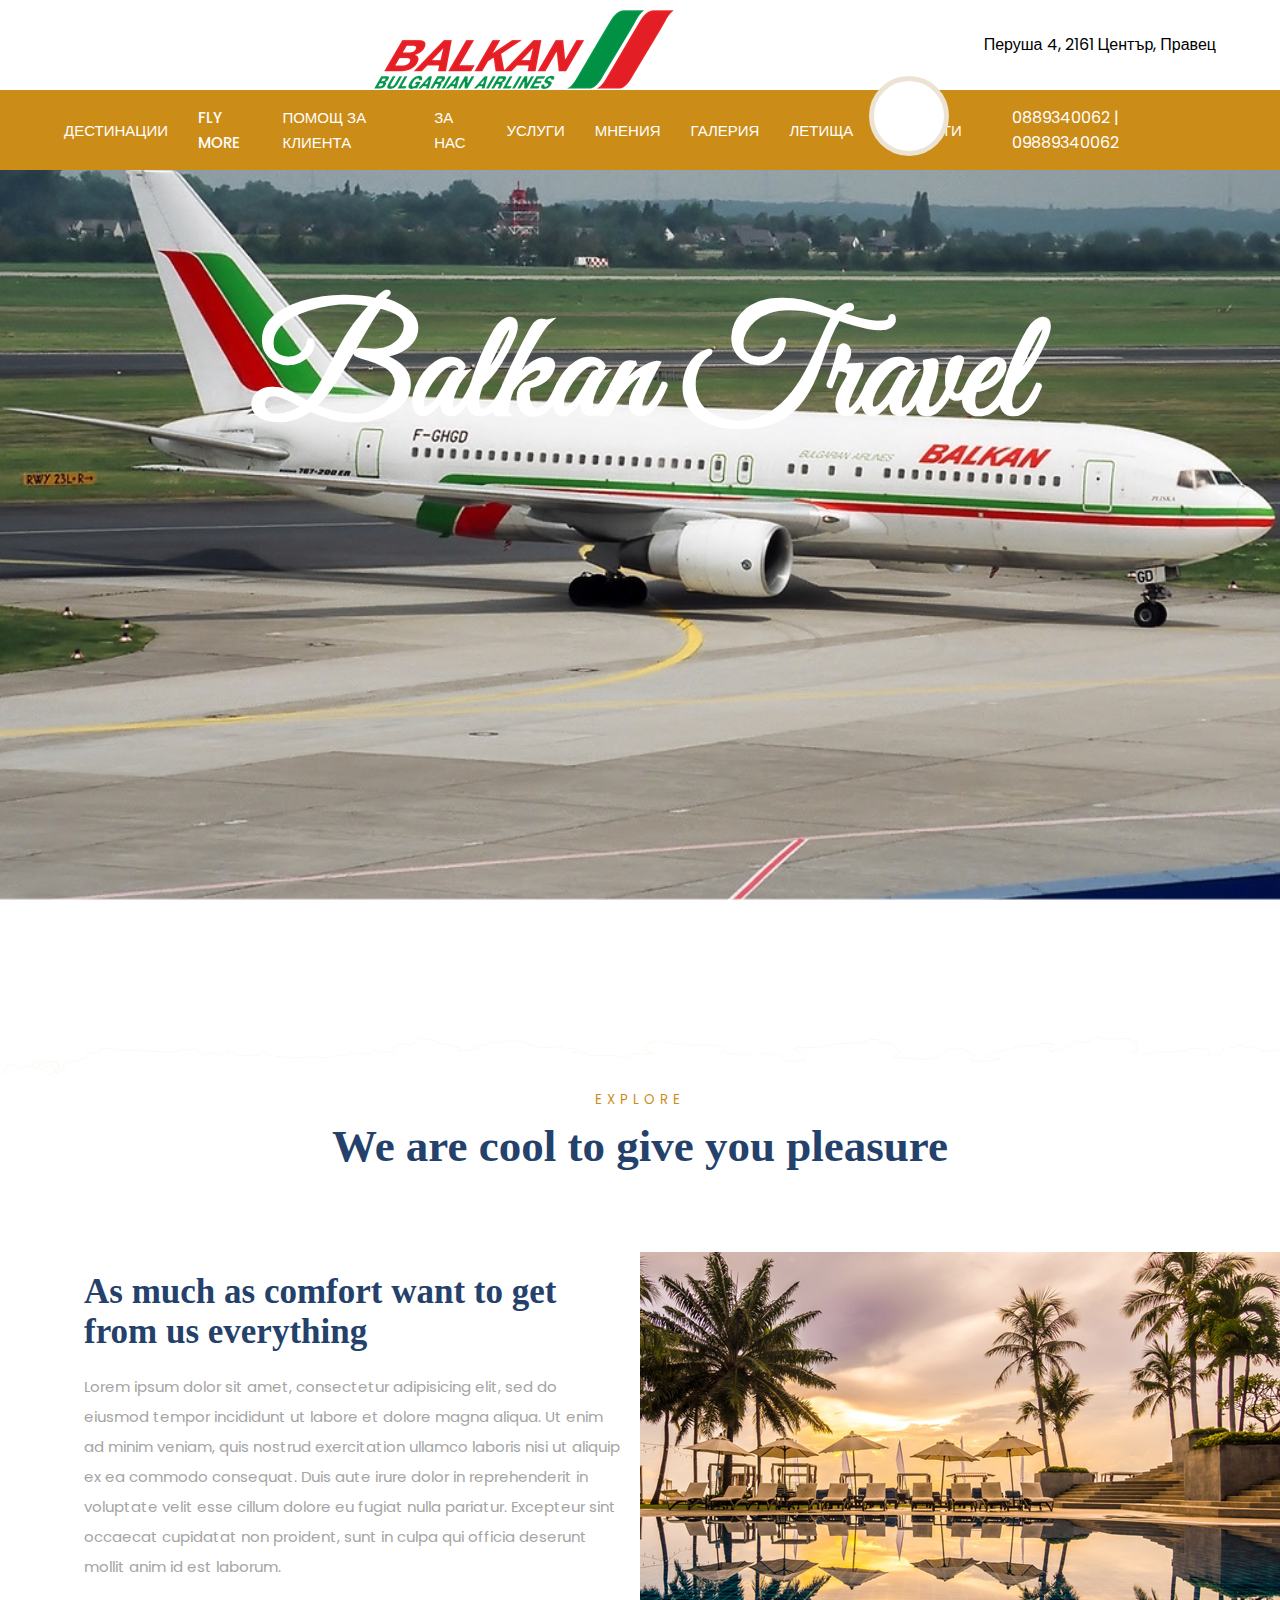
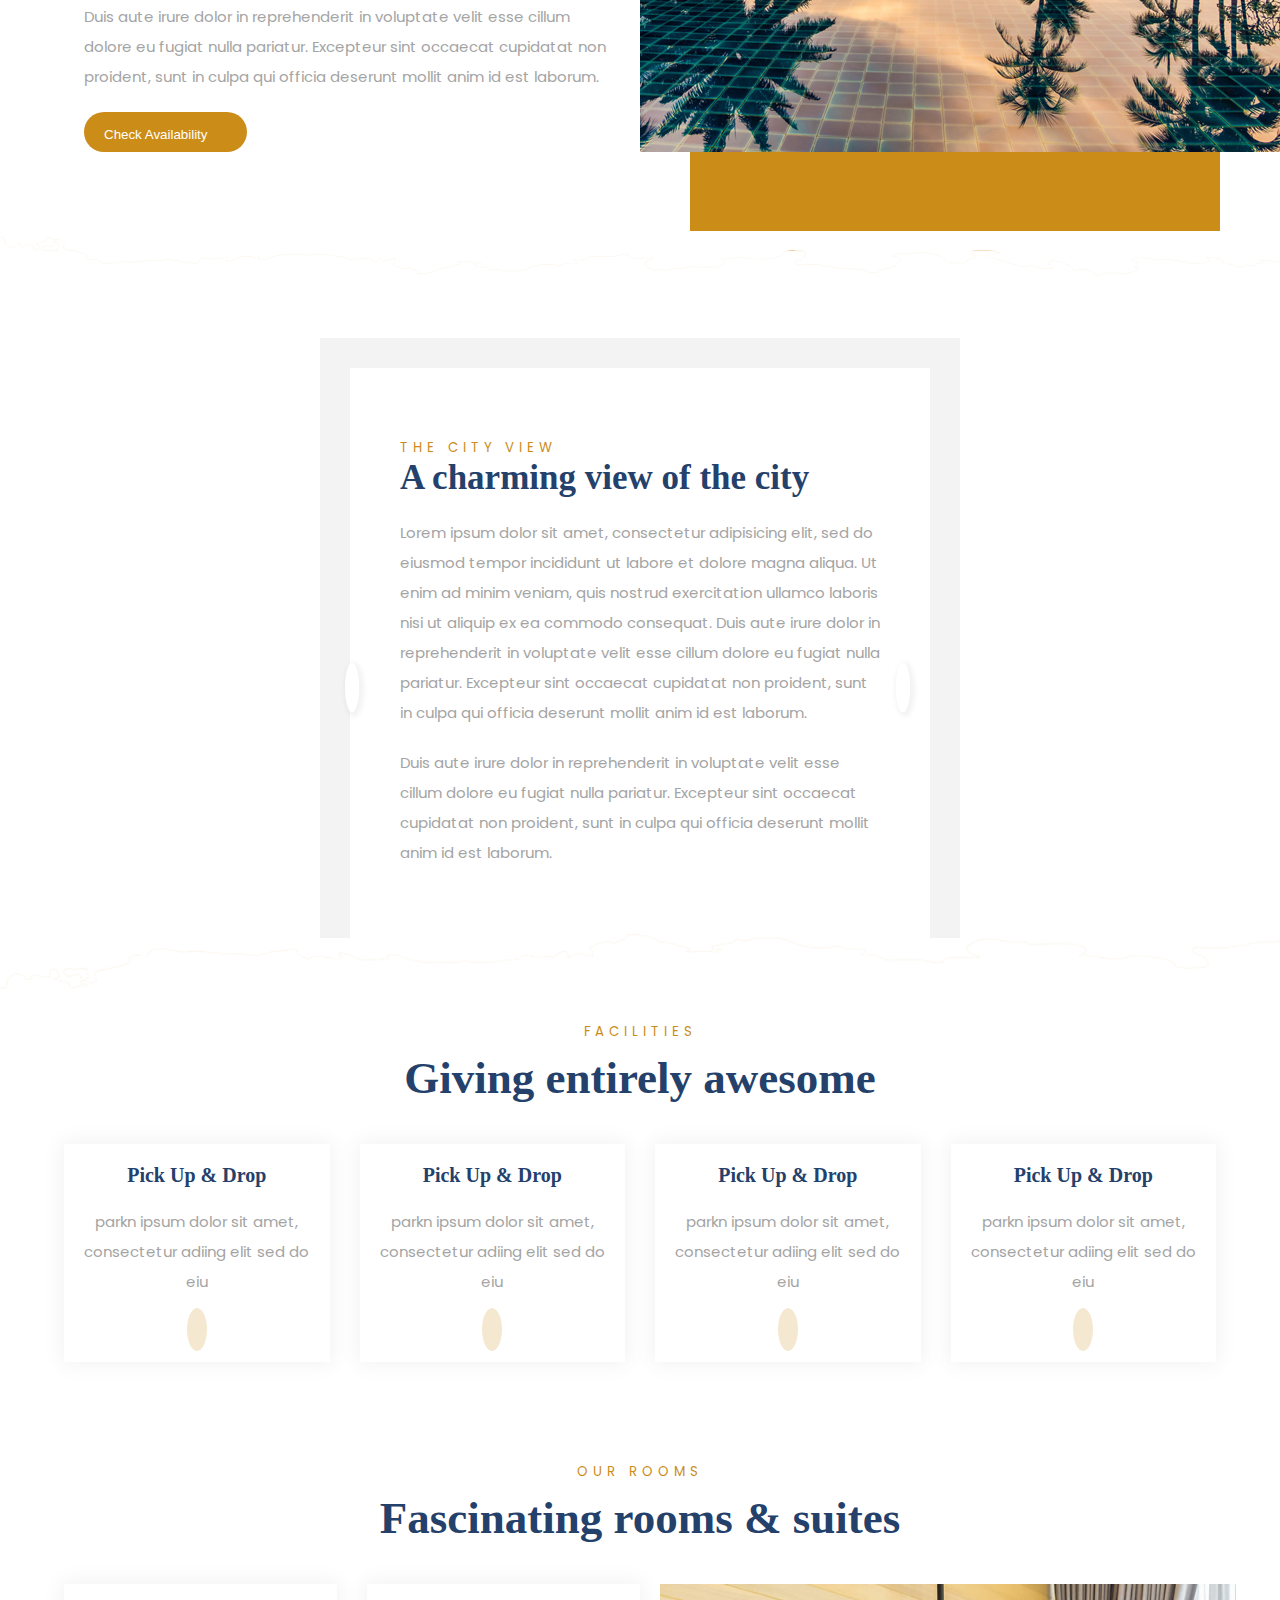
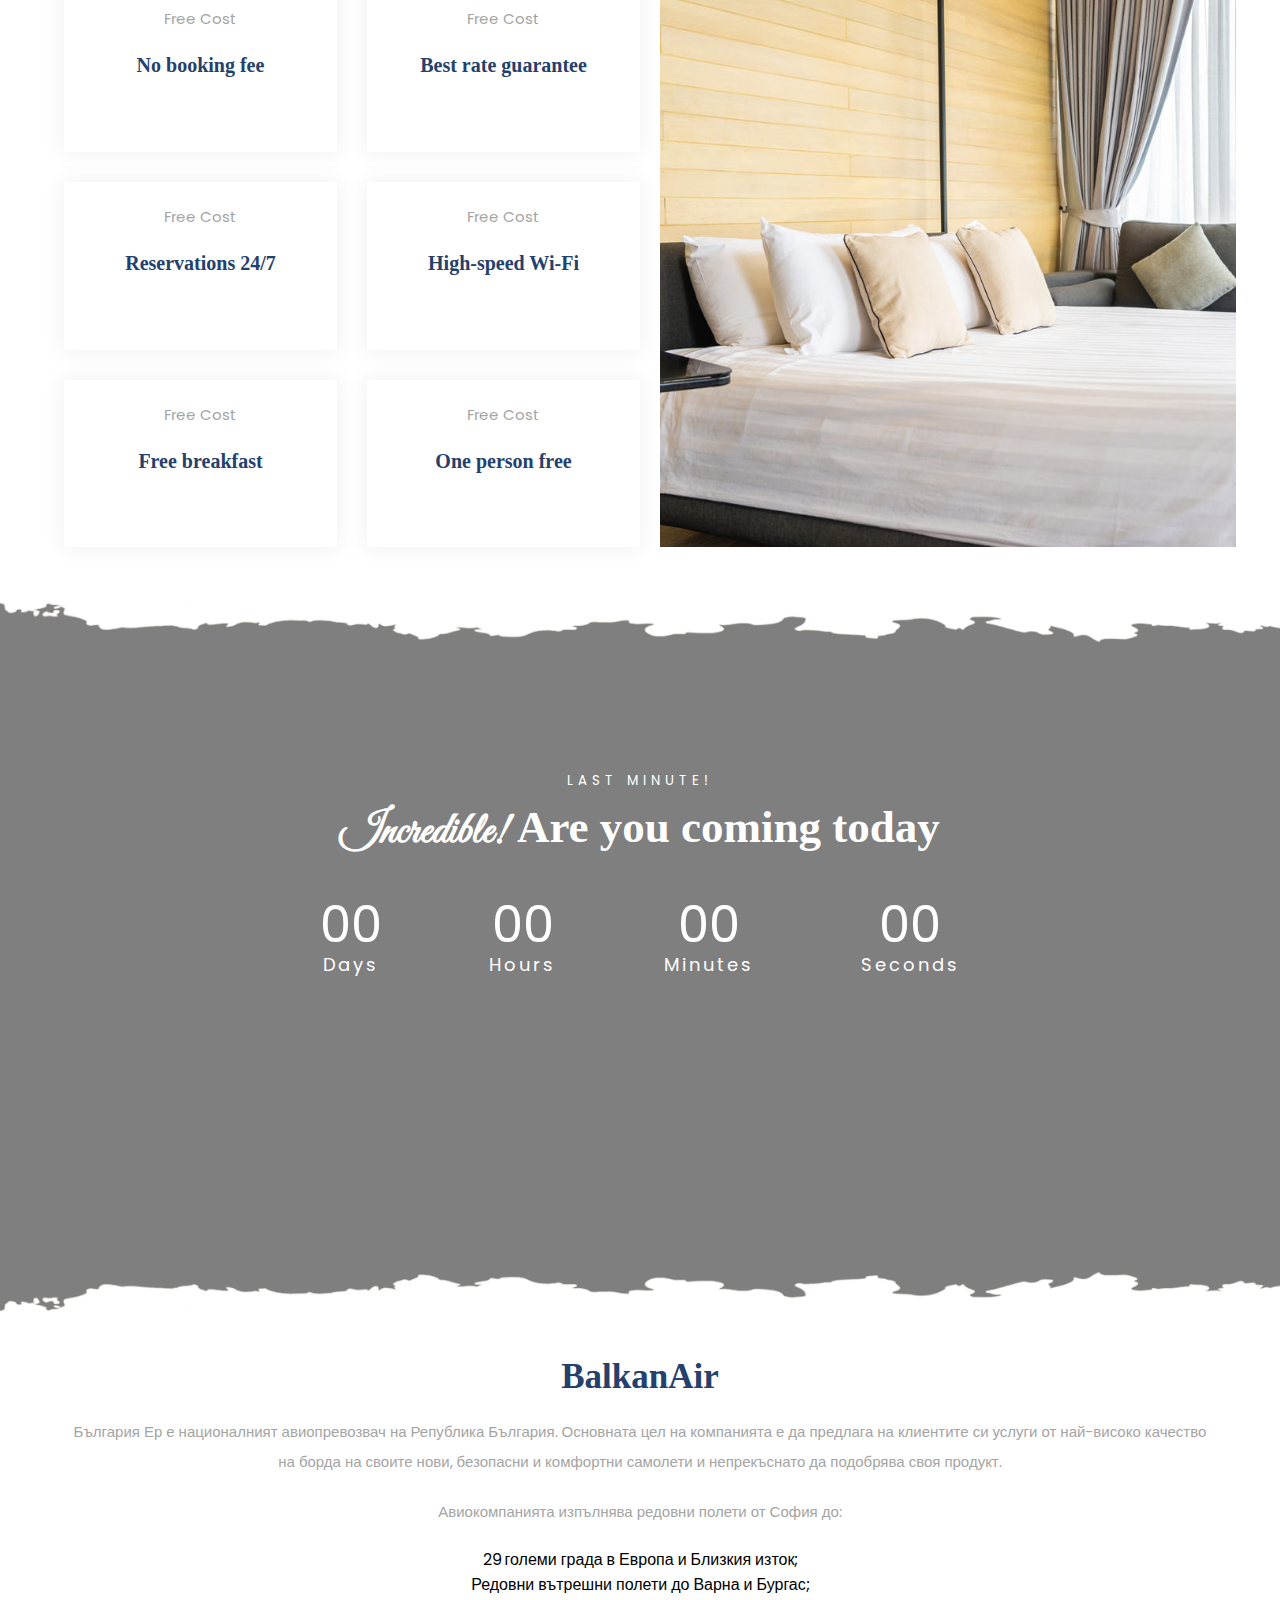
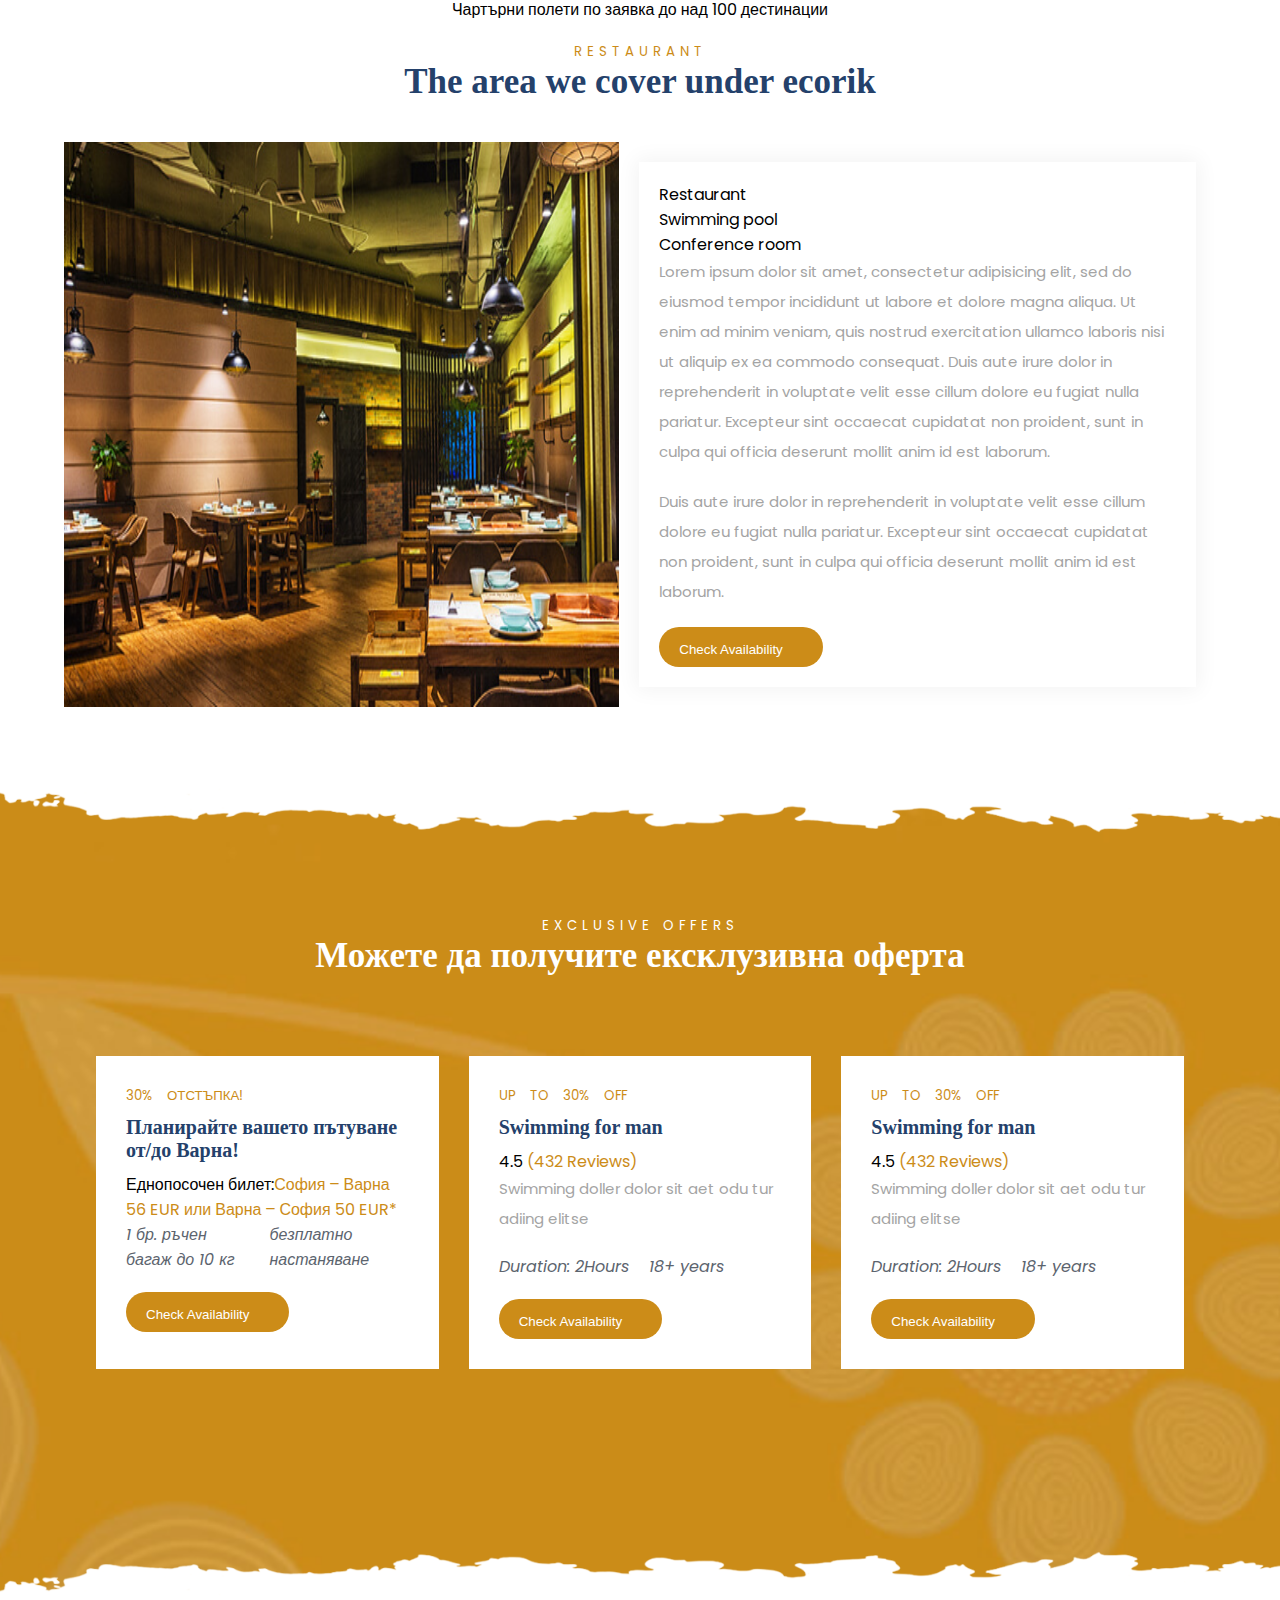
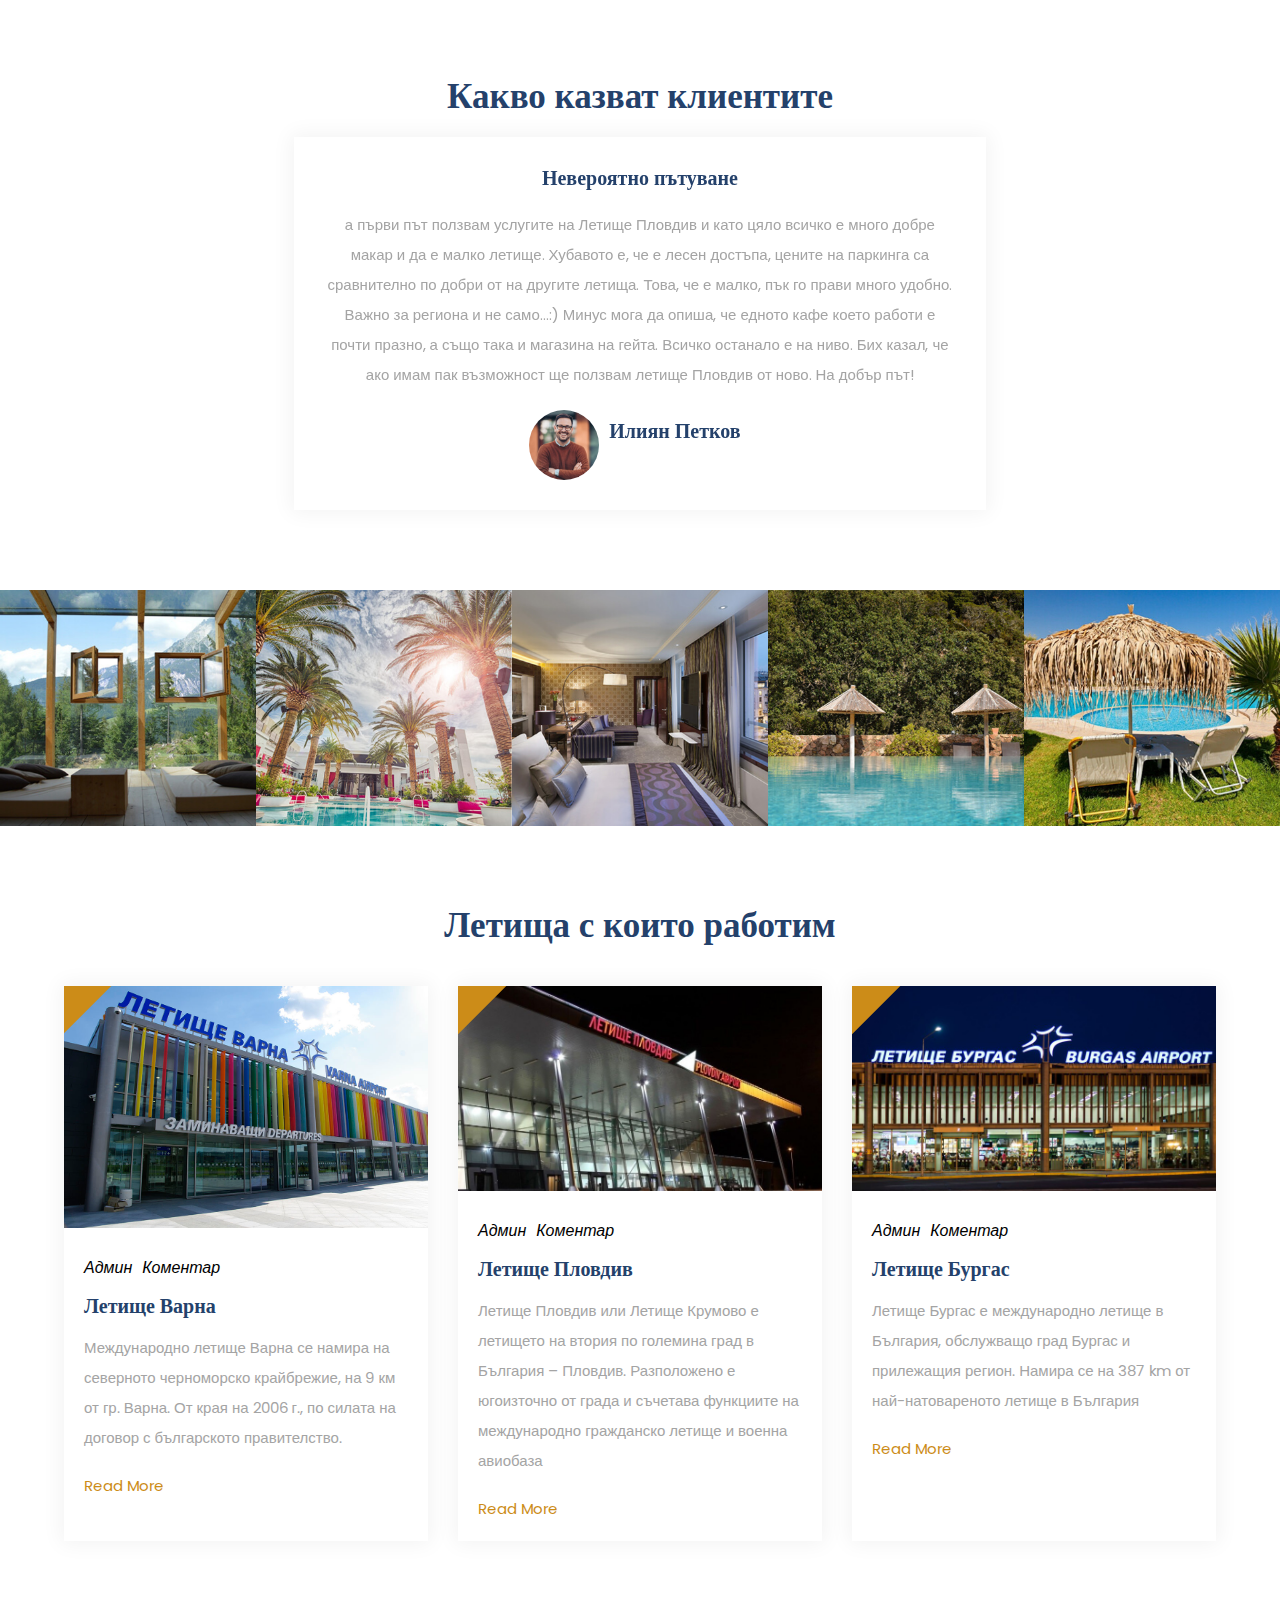
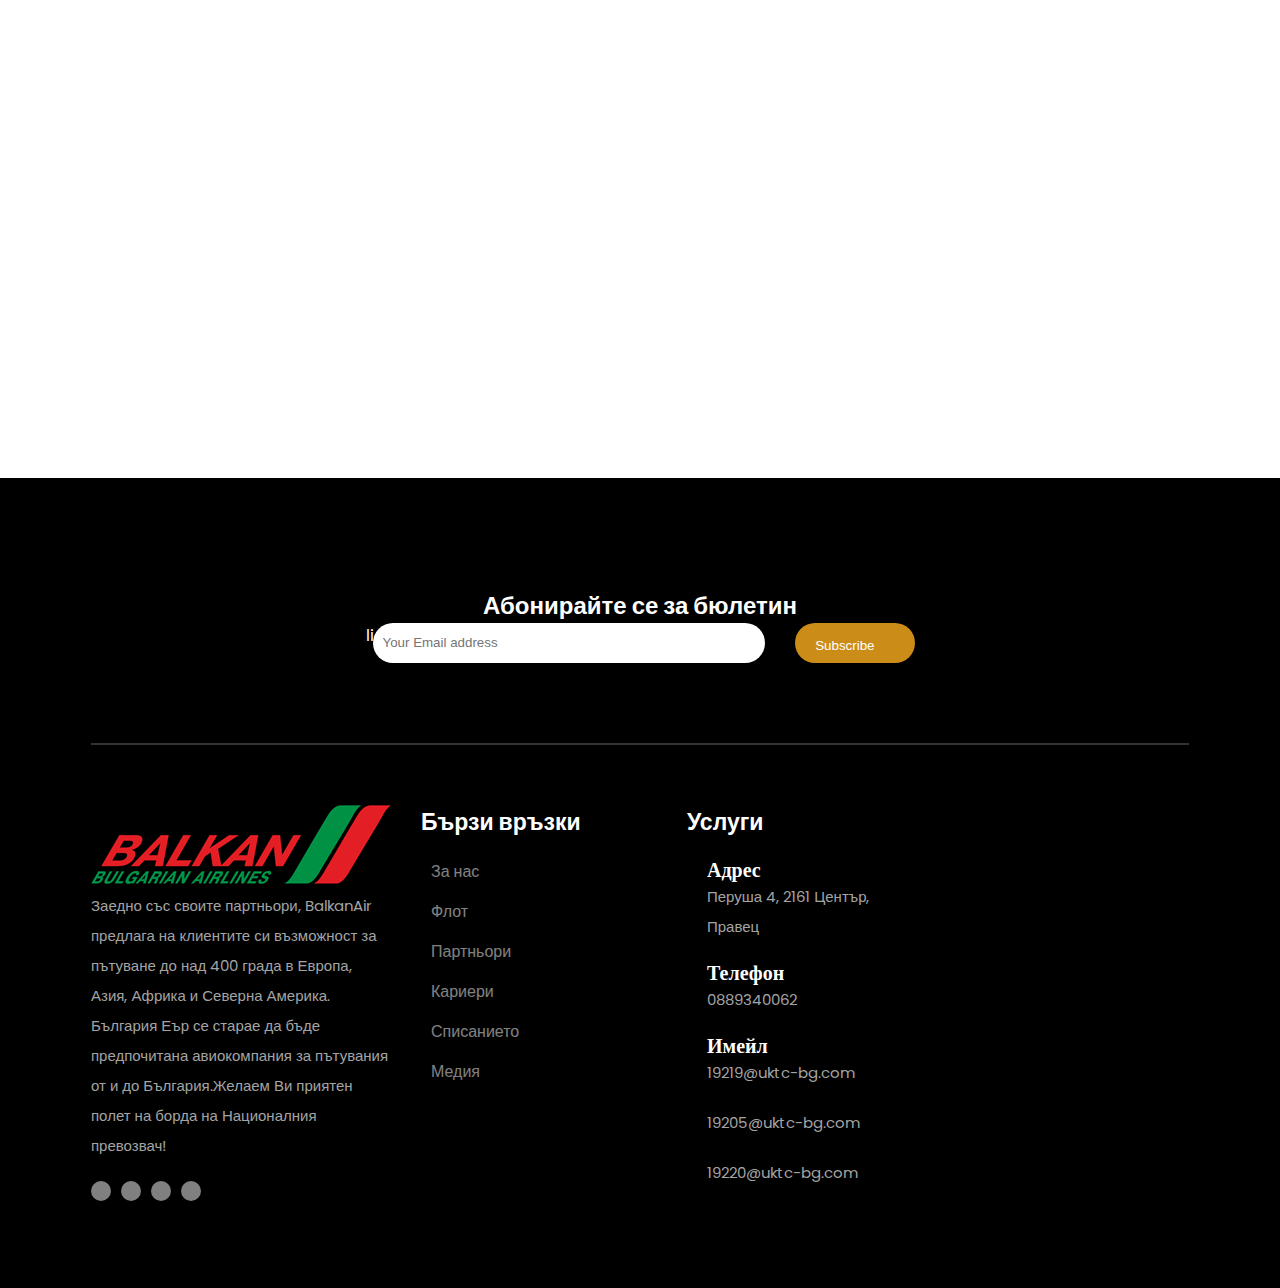
<file: BalkanTravel/Templates/BalkanTravel/index.html>
<!DOCTYPE html>
<html lang="en" dir="ltr">

<head>
  <title>Hotel Booking Website</title>
  <meta name="viewport" content="width=device-width, initial-scale=1">
  <link rel="stylesheet" href="https://pro.fontawesome.com/releases/v5.10.0/css/all.css" integrity="sha384-AYmEC3Yw5cVb3ZcuHtOA93w35dYTsvhLPVnYs9eStHfGJvOvKxVfELGroGkvsg+p" crossorigin="anonymous" />
  <link rel="stylesheet" href="css/style.css">

  <script src="https://code.jquery.com/jquery-1.12.4.min.js" integrity="sha256-ZosEbRLbNQzLpnKIkEdrPv7lOy9C27hHQ+Xp8a4MxAQ=" crossorigin="anonymous"></script>

  <link rel="stylesheet" href="https://cdnjs.cloudflare.com/ajax/libs/OwlCarousel2/2.3.4/assets/owl.carousel.css" />
  <link rel="stylesheet" href="https://cdnjs.cloudflare.com/ajax/libs/OwlCarousel2/2.3.4/assets/owl.theme.default.min.css" />


</head>

<body>
  <section class="head">
    <div class="container flex1">
      <div class="scoial">
        <i class="fab fa-facebook-f"></i>
        <i class="fab fa-twitter"></i>
        <i class="fab fa-instagram"></i>
        <i class="fab fa-youtube"></i>
      </div>
      <div class="logo">
        <img src="image/Balkan-airlines-logo.png" alt="">
      </div>
      <div class="address">
        <i class="fas fa-map-marker-alt"></i>
        <span>Перуша 4, 2161 Център, Правец</span>
      </div>
    </div>
  </section>


  <header class="header">
    <div class="container">
      <nav class="navbar flex1">
        <div class="sticky_logo logo">
          <img src="image/Balkan-airlines-logo.png" alt="">
        </div>

        <ul class="nav-menu">
          <li> <a href="#home">Дестинации</a> </li>
          <li> <a href="#about">Fly More</a> </li>
          <li> <a href="#room">Помощ за клиента</a> </li>
          <li> <a href="#services">За нас</a> </li>
          <li> <a href="#shop">Услуги</a> </li>
          <li> <a href="#testimonials">Мнения</a> </li>
          <li> <a href="#gallary">Галерия</a> </li>
          <li> <a href="#blog">Летища</a> </li>
          <li> <a href="#contact">Контакти</a> </li>
        </ul>
        <div class="hamburger">
          <span class="bar"></span>
          <span class="bar"></span>
          <span class="bar"></span>
        </div>

        <div class="head_contact">
          <i class="fas fa-phone-volume"></i>
          <span>0889340062</span> |
          <span>09889340062</span>
        </div>
      </nav>
    </div>
  </header>
  <script>
    const hamburger = document.querySelector(".hamburger");
    const navMenu = document.querySelector(".nav-menu");

    hamburger.addEventListener("click", mobliemmenu);

    function mobliemmenu() {
      hamburger.classList.toggle("active");
      navMenu.classList.toggle("active");
    }

    window.addEventListener("scroll", function() {
      var header = document.querySelector("header");
      header.classList.toggle("sticky", window.scrollY > 0)
    })
  </script>


  <section class="home" id="home">
    <div class="container">
      <h1>Balkan Travel</h1>
      

      
  </section>

  <section class="about" id="about">
    <div class="container">
      <div class="heading">
        <h5>EXPLORE</h5>
        <h2>We are cool to give you pleasure
        </h2>
      </div>

      <div class="content flex  top">
        <div class="left">
          <h3>As much as comfort want to get from us everything
          </h3>
          <p>Lorem ipsum dolor sit amet, consectetur adipisicing elit, sed do eiusmod tempor incididunt ut labore et dolore magna aliqua. Ut enim ad minim veniam, quis nostrud exercitation ullamco laboris nisi ut aliquip ex ea commodo consequat. Duis
            aute irure dolor in reprehenderit in voluptate velit esse cillum dolore eu fugiat nulla pariatur. Excepteur sint occaecat cupidatat non proident, sunt in culpa qui officia deserunt mollit anim id est laborum.</p>
          <p> Duis aute irure dolor in reprehenderit in voluptate velit esse cillum dolore eu fugiat nulla pariatur. Excepteur sint occaecat cupidatat non proident, sunt in culpa qui officia deserunt mollit anim id est laborum.</p>
          <button class="flex1">
            <span>Check Availability</span>
            <i class="fas fa-arrow-circle-right"></i>
          </button>
        </div>
        <div class="right">
          <img src="image/a.png" alt="">
        </div>
      </div>
    </div>
  </section>


  <section class="wrapper">
    <div class="container">
      <div class="owl-carousel owl-theme">
        <div class="item">
          <div class="heading">
            <h5>THE CITY VIEW</h5>
            <h3>A charming view of the city</h3>
          </div>
          <p>Lorem ipsum dolor sit amet, consectetur adipisicing elit, sed do eiusmod tempor incididunt ut labore et dolore magna aliqua. Ut enim ad minim veniam, quis nostrud exercitation ullamco laboris nisi ut aliquip ex ea commodo consequat. Duis
            aute irure dolor in reprehenderit in voluptate velit esse cillum dolore eu fugiat nulla pariatur. Excepteur sint occaecat cupidatat non proident, sunt in culpa qui officia deserunt mollit anim id est laborum.</p>
          <p> Duis
            aute irure dolor in reprehenderit in voluptate velit esse cillum dolore eu fugiat nulla pariatur. Excepteur sint occaecat cupidatat non proident, sunt in culpa qui officia deserunt mollit anim id est laborum.</p>
        </div>
        <div class="item">
          <div class="heading">
            <h5>THE CITY VIEW</h5>
            <h3>A charming view of the city</h3>
          </div>
          <p>Lorem ipsum dolor sit amet, consectetur adipisicing elit, sed do eiusmod tempor incididunt ut labore et dolore magna aliqua. Ut enim ad minim veniam, quis nostrud exercitation ullamco laboris nisi ut aliquip ex ea commodo consequat. Duis
            aute irure dolor in reprehenderit in voluptate velit esse cillum dolore eu fugiat nulla pariatur. Excepteur sint occaecat cupidatat non proident, sunt in culpa qui officia deserunt mollit anim id est laborum.</p>
          <p> Duis
            aute irure dolor in reprehenderit in voluptate velit esse cillum dolore eu fugiat nulla pariatur. Excepteur sint occaecat cupidatat non proident, sunt in culpa qui officia deserunt mollit anim id est laborum.</p>
        </div>
        <div class="item">
          <div class="heading">
            <h5>THE CITY VIEW</h5>
            <h3>A charming view of the city</h3>
          </div>
          <p>Lorem ipsum dolor sit amet, consectetur adipisicing elit, sed do eiusmod tempor incididunt ut labore et dolore magna aliqua. Ut enim ad minim veniam, quis nostrud exercitation ullamco laboris nisi ut aliquip ex ea commodo consequat. Duis
            aute irure dolor in reprehenderit in voluptate velit esse cillum dolore eu fugiat nulla pariatur. Excepteur sint occaecat cupidatat non proident, sunt in culpa qui officia deserunt mollit anim id est laborum.</p>
          <p> Duis
            aute irure dolor in reprehenderit in voluptate velit esse cillum dolore eu fugiat nulla pariatur. Excepteur sint occaecat cupidatat non proident, sunt in culpa qui officia deserunt mollit anim id est laborum.</p>
        </div>
      </div>
    </div>
  </section>

  <script src="https://cdnjs.cloudflare.com/ajax/libs/OwlCarousel2/2.3.4/owl.carousel.min.js"></script>
  <script src="https://cdnjs.cloudflare.com/ajax/libs/OwlCarousel2/2.3.4/owl.carousel.js"></script>
  <script>
    $('.owl-carousel').owlCarousel({
      loop: true,
      margin: 10,
      nav: true,
      dots: false,
      navText: ["<i class='far fa-long-arrow-alt-left'></i>", "<i class='far fa-long-arrow-alt-right'></i>"],
      responsive: {
        0: {
          items: 1
        },
        768: {
          items: 1
        },
        1000: {
          items: 1
        }
      }
    })
  </script>


  <section class="wrapper2">
    <div class="container">
      <div class="heading mtop">
        <h5>FACILITIES</h5>
        <h2>Giving entirely awesome </h2>
      </div>

      <div class="content grid mtop">
        <div class="box">
          <i class="fas fa-shipping-fast"></i>
          <h3>Pick Up & Drop</h3>
          <p>parkn ipsum dolor sit amet, consectetur adiing elit sed do eiu</p>
          <span class='far fa-long-arrow-alt-right'></span>
        </div>
        <div class="box">
          <i class="fas fa-mug-hot"></i>
          <h3>Pick Up & Drop</h3>
          <p>parkn ipsum dolor sit amet, consectetur adiing elit sed do eiu</p>
          <span class='far fa-long-arrow-alt-right'></span>
        </div>
        <div class="box">
          <i class="fas fa-car"></i>
          <h3>Pick Up & Drop</h3>
          <p>parkn ipsum dolor sit amet, consectetur adiing elit sed do eiu</p>
          <span class='far fa-long-arrow-alt-right'></span>
        </div>
        <div class="box">
          <i class="far fa-water"></i>
          <h3>Pick Up & Drop</h3>
          <p>parkn ipsum dolor sit amet, consectetur adiing elit sed do eiu</p>
          <span class='far fa-long-arrow-alt-right'></span>
        </div>
      </div>
    </div>
  </section>


  <section class="room wrapper2 top" id="room">
    <div class="container">
      <div class="heading">
        <h5>OUR ROOMS</h5>
        <h2>Fascinating rooms & suites </h2>
      </div>
      <div class="content flex mtop">
        <div class="left grid2">
          <div class="box">
            <i class="fas fa-desktop"></i>
            <p>Free Cost</p>
            <h3>No booking fee</h3>
          </div>
          <div class="box">
            <i class="fas fa-dollar-sign"></i>
            <p>Free Cost</p>
            <h3>Best rate guarantee</h3>
          </div>
          <div class="box">
            <i class="fab fa-resolving"></i>
            <p>Free Cost</p>
            <h3>Reservations 24/7</h3>
          </div>
          <div class="box">
            <i class="fal fa-alarm-clock"></i>
            <p>Free Cost</p>
            <h3>High-speed Wi-Fi</h3>
          </div>
          <div class="box">
            <i class="fas fa-mug-hot"></i>
            <p>Free Cost</p>
            <h3>Free breakfast</h3>
          </div>
          <div class="box">
            <i class="fas fa-user-tie"></i>
            <p>Free Cost</p>
            <h3>One person free</h3>
          </div>
        </div>
        <div class="right">
          <img src="image/r.jpg" alt="">
        </div>
      </div>
    </div>
  </section>

  <section class="timer about wrapper">
    <div class="background"> </div>
    <div class="container">
      <div class="heading">
        <h5>LAST MINUTE!</h5>
        <h2> <span>Incredible!</span> Are you coming today</h2>
      </div>

      <div id="time" class="flex1 mtop"> </div>
    </div>
  </section>
  <script src="js/jquery.countdown.js" charset="utf-8"></script>
  <script src="js/jquery.countdown.min.js" charset="utf-8"></script>
  <script type="text/javascript">
    $('#time').countdown('2024/01/01', function(event) {
      $(this).html(event.strftime(
        '<div class="clock"><span>%d</span> <p>Days</p></div> ' +
        '<div class="clock"><span>%H</span> <p>Hours</p></div> ' +
        '<div class="clock"><span>%M</span> <p>Minutes</p></div> ' +
        '<div class="clock"><span>%S</span> <p>Seconds</p></div> '
      ));
    });
  </script>


  <section class="offer mtop" id="services">
    <div class="container">
      <div class="heading">
       
        <h3>BalkanAir </h3>
      <p>България Ер е националният авиопревозвач на Република България. Основната цел на компанията е да предлага на клиентите си услуги от най-високо качество на борда на своите нови, безопасни и комфортни самолети и непрекъснато да подобрява своя продукт.</p>
      <p>Авиокомпанията изпълнява редовни полети от София до:</p>
      <ul>
        <li>29 големи града в Европа и Близкия изток;</li>
        <li>Редовни вътрешни полети до Варна и Бургас;</li>
        <li>Чартърни полети по заявка до над 100 дестинации</li>
      </ul>
        <h5>RESTAURANT</h5>
        <h3>The area we cover under ecorik</h3>
      </div>

      <div class="content flex mtop">
        <div class="left">
          <img src="image/aera.jpg" alt="">
        </div>
        <div class="right">
          <ul>
            <li>Restaurant </li>
            <li>Swimming pool </li>
            <li>Conference room</li>
          </ul>

          <p>Lorem ipsum dolor sit amet, consectetur adipisicing elit, sed do eiusmod tempor incididunt ut labore et dolore magna aliqua. Ut enim ad minim veniam, quis nostrud exercitation ullamco laboris nisi ut aliquip ex ea commodo consequat. Duis
            aute irure dolor in reprehenderit in voluptate velit esse cillum dolore eu fugiat nulla pariatur. Excepteur sint occaecat cupidatat non proident, sunt in culpa qui officia deserunt mollit anim id est laborum.</p>
          <p>Duis
            aute irure dolor in reprehenderit in voluptate velit esse cillum dolore eu fugiat nulla pariatur. Excepteur sint occaecat cupidatat non proident, sunt in culpa qui officia deserunt mollit anim id est laborum.</p>
          <button class="flex1">
            <span>Check Availability</span>
            <i class="fas fa-arrow-circle-right"></i>
          </button>
        </div>
      </div>
    </div>
  </section>

  <section class="offer2 about wrapper timer top" id="shop">
    <div class="container">
      <div class="heading">
        <h5>EXCLUSIVE OFFERS </h5>
        <h3>Можете да получите ексклузивна оферта </h3>
      </div>

      <div class="content grid  top">
        <div class="box">
          <h5>30% ОТСТЪПКА!</h5>
          <h3>Планирайте вашето пътуване от/до Варна!</h3>
          <span>Еднопосочен билет:<label>София – Варна 56 EUR или  Варна – София 50 EUR*</span>
          
          <div class="flex">
            <i class="far fa-dot-circle"> 1 бр. ръчен багаж до 10 кг </i>
            <i class="far fa-dot-circle">безплатно настаняване</i>
          </div>
          <button class="flex1">
            <span>Check Availability</span>
            <i class="fas fa-arrow-circle-right"></i>
          </button>
        </div>
        <div class="box">
          <h5>UP TO 30% OFF</h5>
          <h3>Swimming for man</h3>
          <span>4.5 <label>(432 Reviews)</label> </span>
          <p>Swimming doller dolor sit aet odu tur adiing elitse</p>
          <div class="flex">
            <i class="fal fa-alarm-clock"> Duration: 2Hours</i>
            <i class="far fa-dot-circle"> 18+ years</i>
          </div>
          <button class="flex1">
            <span>Check Availability</span>
            <i class="fas fa-arrow-circle-right"></i>
          </button>
        </div>
        <div class="box">
          <h5>UP TO 30% OFF</h5>
          <h3>Swimming for man</h3>
          <span>4.5 <label>(432 Reviews)</label> </span>
          <p>Swimming doller dolor sit aet odu tur adiing elitse</p>
          <div class="flex">
            <i class="fal fa-alarm-clock"> Duration: 2Hours</i>
            <i class="far fa-dot-circle"> 18+ years</i>
          </div>
          <button class="flex1">
            <span>Check Availability</span>
            <i class="fas fa-arrow-circle-right"></i>
          </button>
        </div>
      </div>
    </div>
  </section>
  <section class="customer top" id="testimonials">
    <div class="container">
      <div class="heading">
       
        <h3>Какво казват клиентите </h3>
      </div>

      <div class="owl-carousel owl-theme mtop">
        <div class="item">
          <div class="rate">
            <i class="fas fa-star"></i>
            <i class="fas fa-star"></i>
            <i class="fas fa-star"></i>
            <i class="fas fa-star"></i>
            <i class="fas fa-star"></i>
          </div>
          <h3>Невероятно пътуване</h3>
          <p>а първи път ползвам услугите на Летище Пловдив и като цяло всичко е много добре макар и да е малко летище. Хубавото е, че е лесен достъпа, цените на паркинга са сравнително по добри от на другите летища. Това, че е малко, пък го прави много  удобно. Важно за региона и не само...:) Минус мога да опиша, че едното кафе което работи е почти празно, а също така и магазина на гейта. Всичко останало е на ниво. Бих казал, че ако имам пак възможност ще ползвам летище Пловдив от ново. На добър път!
          </p>
          <div class="admin flex">
            <div class="img">
              <img src="image/c1.jpg" alt="">
            </div>
            <div class="text">
              <h3>Илиян Петков</h3>
              
            </div>
          </div>
        </div>
        <div class="item">
          <div class="rate">
            <i class="fas fa-star"></i>
            <i class="fas fa-star"></i>
            <i class="fas fa-star"></i>
            <i class="fas fa-star"></i>
            <i class="fas fa-star"></i>
          </div>
          <h3>Excellent Swimming</h3>
          <p>Lorem ipsum dolor sit amet, consectetur adipisicing elit, sed do eiusmod tempor incididunt ut labore et dolore magna aliqua. Ut enim ad minim veniam, quis nostrud exercitation ullamco laboris nisi ut aliquip ex ea commodo consequat. Duis
            aute irure dolor in reprehenderit in voluptate velit esse cillum dolore eu fugiat nulla pariatur. Excepteur sint occaecat cupidatat non proident, sunt in culpa qui officia deserunt mollit anim id est laborum.</p>
          <div class="admin flex">
            <div class="img">
              <img src="image/c2.jpg" alt="">
            </div>
            <div class="text">
              <h3>Ayman Jensi</h3>
              <span>Manager</span>
            </div>
          </div>
        </div>
        <div class="item">
          <div class="rate">
            <i class="fas fa-star"></i>
            <i class="fas fa-star"></i>
            <i class="fas fa-star"></i>
            <i class="fas fa-star"></i>
            <i class="fas fa-star"></i>
          </div>
          <h3>Excellent Swimming</h3>
          <p>Lorem ipsum dolor sit amet, consectetur adipisicing elit, sed do eiusmod tempor incididunt ut labore et dolore magna aliqua. Ut enim ad minim veniam, quis nostrud exercitation ullamco laboris nisi ut aliquip ex ea commodo consequat. Duis
            aute irure dolor in reprehenderit in voluptate velit esse cillum dolore eu fugiat nulla pariatur. Excepteur sint occaecat cupidatat non proident, sunt in culpa qui officia deserunt mollit anim id est laborum.</p>
          <div class="admin flex">
            <div class="img">
              <img src="image/c3.jpg" alt="">
            </div>
            <div class="text">
              <h3>Ayman Jensi</h3>
              <span>Manager</span>
            </div>
          </div>
        </div>
      </div>
    </div>
  </section>
  <script>
    $('.owl-carousel').owlCarousel({
      loop: true,
      margin: 10,
      nav: false,
      dots: false,
      navText: ["<i class='far fa-long-arrow-alt-left'></i>", "<i class='far fa-long-arrow-alt-right'></i>"],
      responsive: {
        0: {
          items: 1
        },
        768: {
          items: 1
        },
        1000: {
          items: 1
        }
      }
    })
  </script>


  <section class="gallary top" id="gallary">
    <div class="owl-carousel owl-theme">
      <div class="item">
        <img src="image/g1.jpg" alt="">
        <div class="overlay">
          <i class="fab fa-instagram"></i>
        </div>
      </div>
      <div class="item">
        <img src="image/g2.jpg" alt="">
        <div class="overlay">
          <i class="fab fa-instagram"></i>
        </div>
      </div>
      <div class="item">
        <img src="image/g3.jpg" alt="">
        <div class="overlay">
          <i class="fab fa-instagram"></i>
        </div>
      </div>
      <div class="item">
        <img src="image/g4.jpg" alt="">
        <div class="overlay">
          <i class="fab fa-instagram"></i>
        </div>
      </div>
      <div class="item">
        <img src="image/g5.jpg" alt="">
        <div class="overlay">
          <i class="fab fa-instagram"></i>
        </div>
      </div>
      <div class="item">
        <img src="image/g1.jpg" alt="">
        <div class="overlay">
          <i class="fab fa-instagram"></i>
        </div>
      </div>
      <div class="item">
        <img src="image/g2.jpg" alt="">
        <div class="overlay">
          <i class="fab fa-instagram"></i>
        </div>
      </div>
      <div class="item">
        <img src="image/g3.jpg" alt="">
        <div class="overlay">
          <i class="fab fa-instagram"></i>
        </div>
      </div>
    </div>

  </section>

  <script>
    $('.owl-carousel').owlCarousel({
      loop: true,
      margin: 0,
      nav: false,
      dots: false,
      autoplay: true,
      slideTransition: 'linear',
      autoplayTimeout: 4000,
      autoplaySpeed: 4000,
      autoplayHoverPause: true,
      responsive: {
        0: {
          items: 1
        },
        768: {
          items: 3
        },
        1000: {
          items: 5
        }
      }
    })
  </script>


  <section class="blog top" id="blog">
    <div class="container">
      <div class="heading">
        
        <h3>Летища с които работим</h3>
      </div>

      <div class="content grid mtop">
        <div class="box">
          <div class="img">
            <img src="image/varna.jpg" alt="">
            <span></span>
          </div>
          <div class="text">
            <div class="flex">
              <i class="far fa-user"> <label>Админ</label> </i>
              <i class="far fa-comments"> <label>Коментар</label> </i>
            </div>
            <h3>Летище Варна</h3>
            <p>Международно летище Варна се намира на северното черноморско крайбрежие, на 9 км от гр. Варна. От края на 2006 г., по силата на договор с българското правителство.</p>
            <a href="#">Read More <i class='far fa-long-arrow-alt-right'></i> </a>
          </div>
        </div>
        <div class="box">
          <div class="img">
            <img src="image/Plovdiv.jpg" alt="">
            <span></span>
          </div>
          <div class="text">
            <div class="flex">
              <i class="far fa-user"> <label>Админ</label> </i>
              <i class="far fa-comments"> <label>Коментар</label> </i>
            </div>
            <h3>Летище Пловдив</h3>
            <p>Летище Пловдив или Летище Крумово е летището на втория по големина град в България – Пловдив. Разположено е югоизточно от града и съчетава функциите на международно гражданско летище и военна авиобаза</p>
            <a href="#">Read More <i class='far fa-long-arrow-alt-right'></i> </a>
          </div>
        </div>
        <div class="box">
          <div class="img">
            <img src="image/burgas.jpg" alt="">
            <span></span>
          </div>
          <div class="text">
            <div class="flex">
              <i class="far fa-user"> <label>Админ</label> </i>
              <i class="far fa-comments"> <label>Коментар</label> </i>
            </div>
            <h3>Летище Бургас</h3>
            <p> Летище Бургас е международно летище в България, обслужващо град Бургас и прилежащия регион. Намира се на 387 km от най-натовареното летище в България </p>
            <a href="#">Read More <i class='far fa-long-arrow-alt-right'></i> </a>
          </div>
        </div>
      </div>
    </div>
  </section>


  <section class="map top">
    <iframe src="https://www.google.com/maps/embed?pb=!1m14!1m12!1m3!1d14131.036667732067!2d85.32395955!3d27.69383745!2m3!1f0!2f0!3f0!3m2!1i1024!2i768!4f13.1!5e0!3m2!1sen!2snp!4v1638187678048!5m2!1sen!2snp" width="600" height="450" style="border:0;"
      allowfullscreen="" loading="lazy"></iframe>
  </section>


  <footer>
    <div class="container top">
      <div class="subscribe" id="contact">
        <h2>Абонирайте се за бюлетин</h2>
        
        <div class="input flex">li
          <input type="email" placeholder="Your Email address">
          <button class="flex1">
            <span>Subscribe</span>
            <i class="fas fa-arrow-circle-right"></i>
          </button>
        </div>
      </div>

      <div class="content grid  top">
        <div class="box">
          <div class="logo">
            <img src="image/Balkan-airlines-logo.png" alt="">
          </div>
          <p>Заедно със своите партньори, BalkanAir предлага на клиентите си възможност за пътуване до над 400 града в Европа, Азия, Африка и Северна Америка. България Еър се старае да бъде предпочитана авиокомпания за пътувания от и до България.Желаем Ви приятен полет на борда на Националния превозвач! </p>
          <div class="social flex">
            <i class="fab fa-facebook-f"></i>
            <i class="fab fa-twitter"></i>
            <i class="fab fa-instagram"></i>
            <i class="fab fa-youtube"></i>
          </div>
        </div>

        <div class="box">
          <h2>Бързи връзки</h2>
          <ul>
            <li><i class="fas fa-angle-double-right"></i>За нас</li>
            <li><i class="fas fa-angle-double-right"></i>Флот</li>
            <li><i class="fas fa-angle-double-right"></i>Партньори</li>
            <li><i class="fas fa-angle-double-right"></i>Кариери</li>
            <li><i class="fas fa-angle-double-right"></i>Списанието</li>
            <li><i class="fas fa-angle-double-right"></i>Медия</li>
          </ul>
        </div>

        

        <div class="box">
          <h2>Услуги</h2>
          <div class="icon flex">
            <div class="i">
              <i class="fas fa-map-marker-alt"></i>
            </div>
            <div class="text">
              <h3>Адрес</h3>
              <p>Перуша 4, 2161 Център, Правец</p>
            </div>
          </div>
          <div class="icon flex">
            <div class="i">
              <i class="fas fa-phone"></i>
            </div>
            <div class="text">
              <h3>Телефон</h3>
              <p>0889340062</p>
            </div>
          </div>
          <div class="icon flex">
            <div class="i">
              <i class="far fa-envelope"></i>
            </div>
            <div class="text">
              <h3>Имейл</h3>
              <p>19219@uktc-bg.com</p>
              <p>19205@uktc-bg.com</p>
              <p>19220@uktc-bg.com</p>
            </div>
          </div>
        </div>
      </div>
    </div>
  </footer>
</body>


</html>
</file>
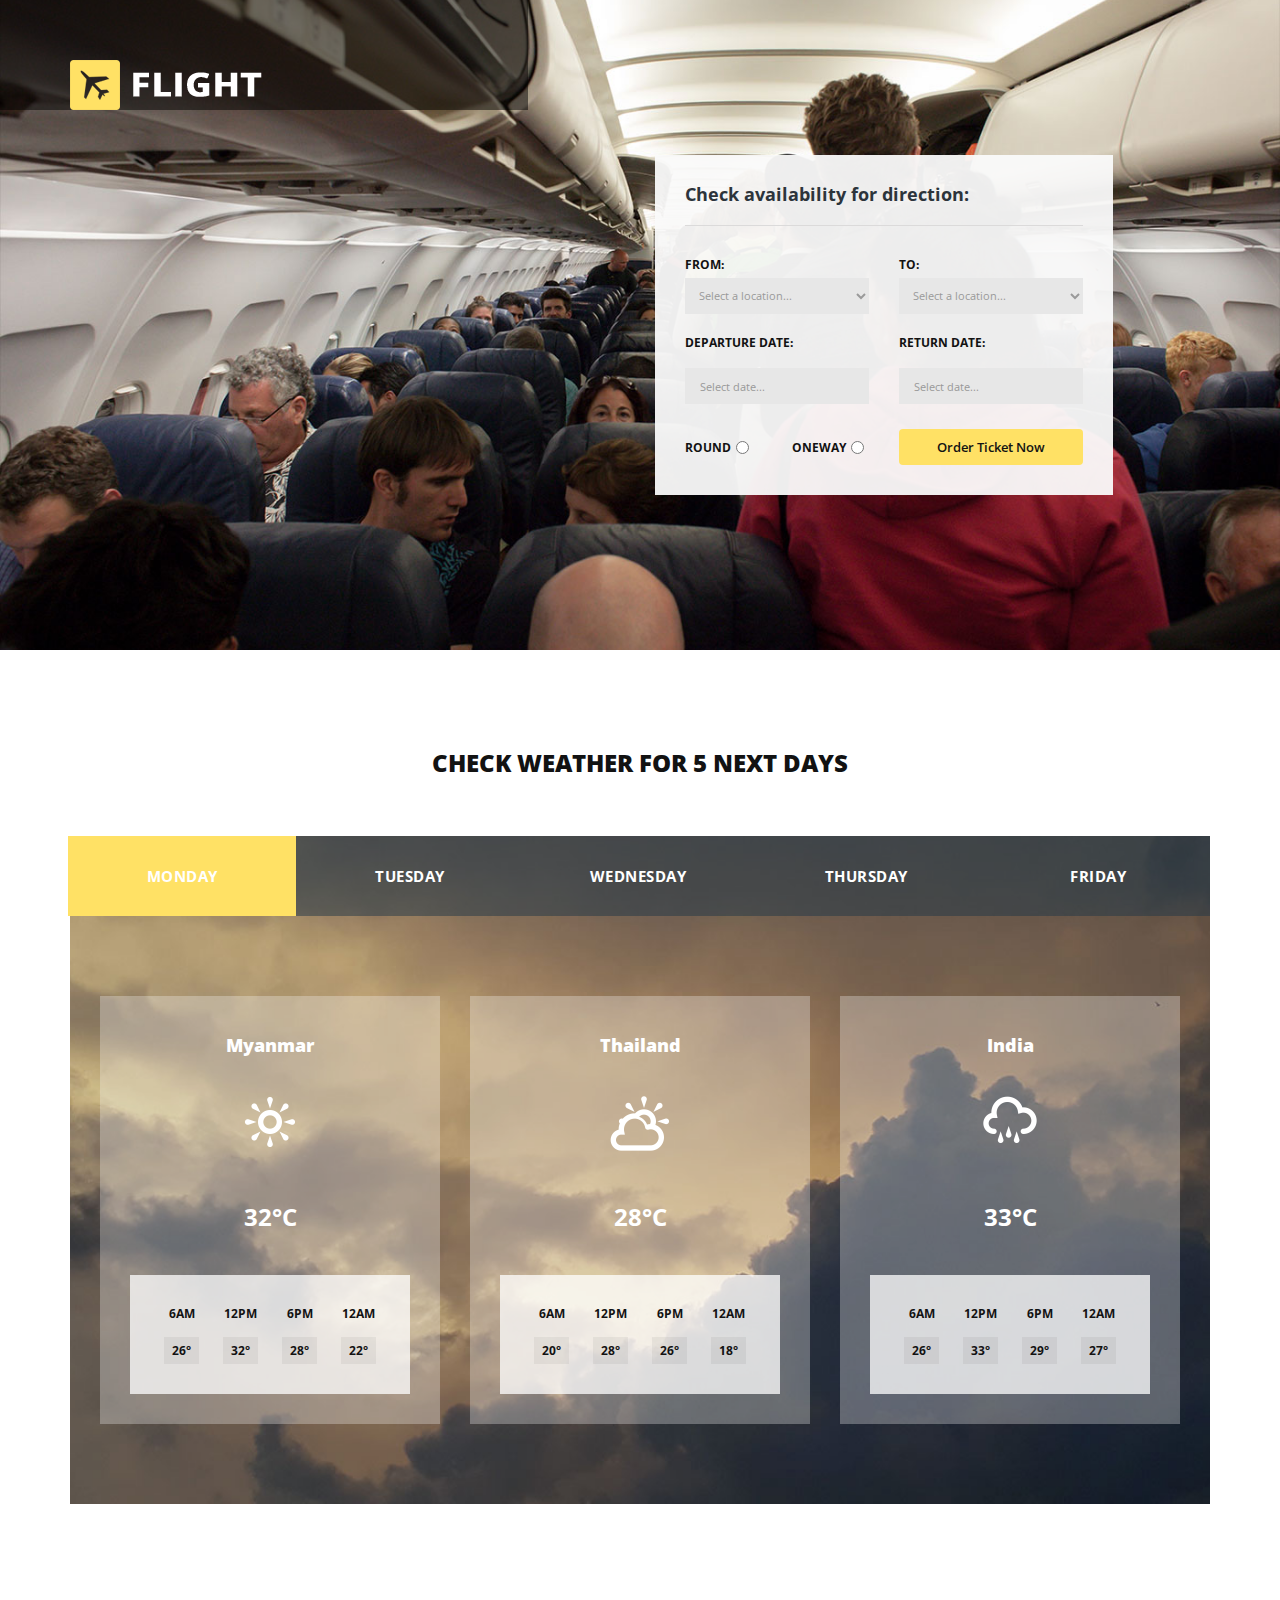
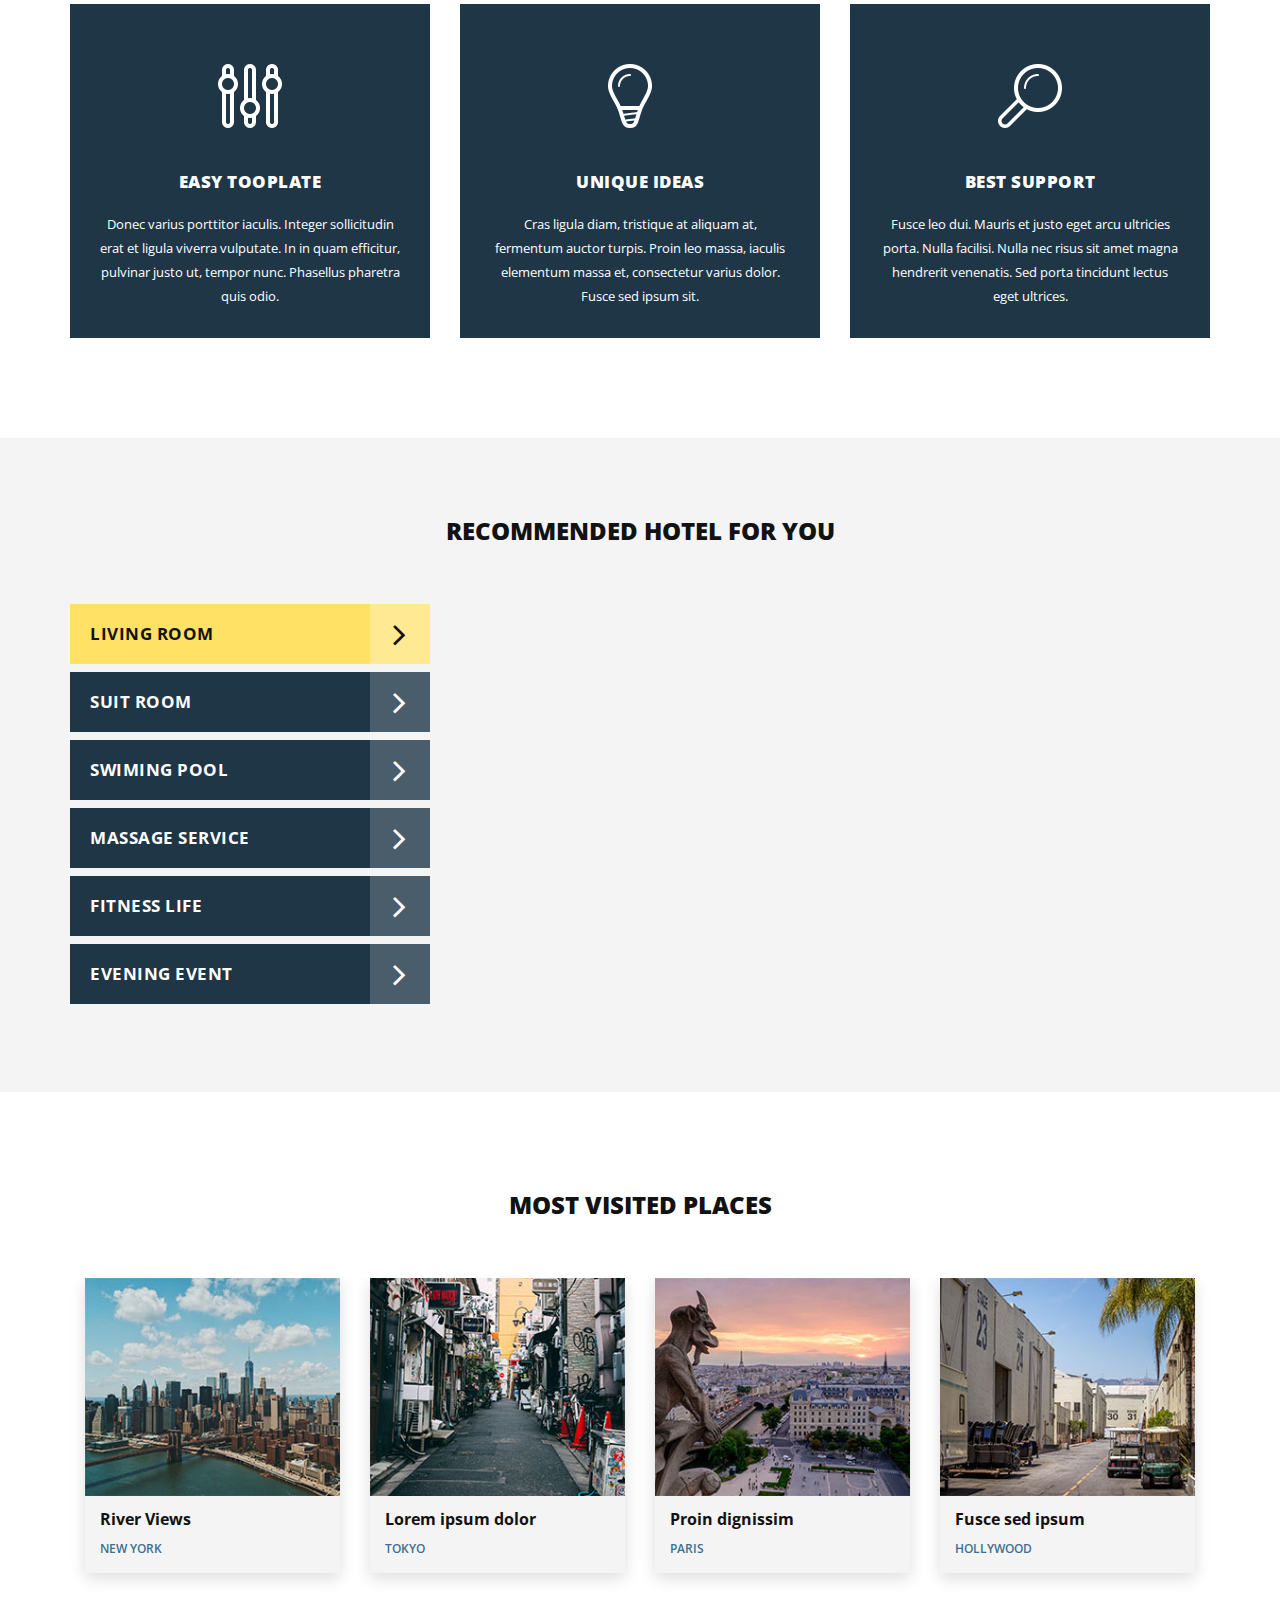
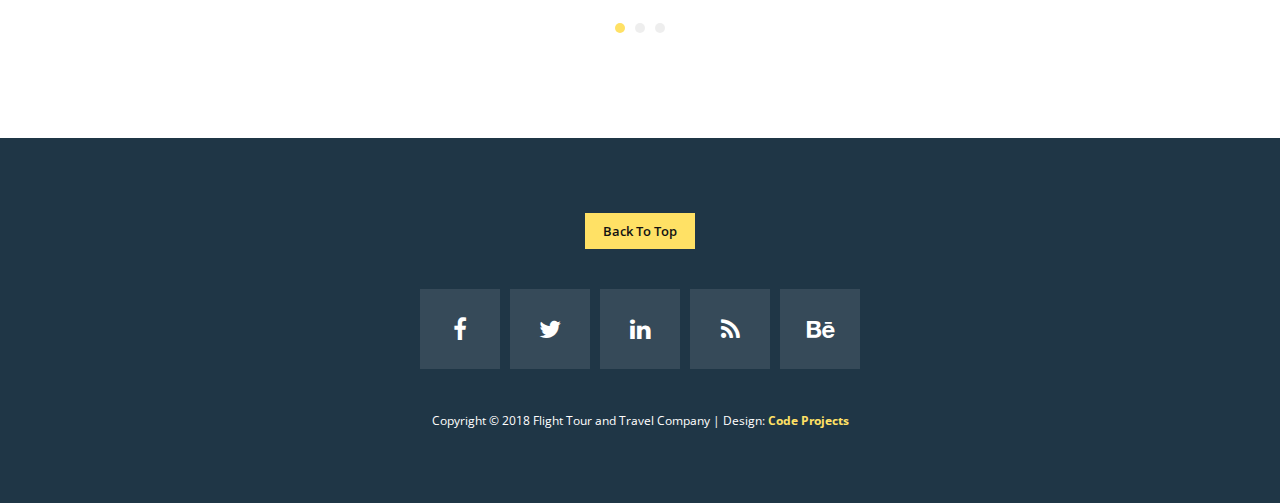
<file: BalkanTravel/Templates/flight/index.html>
<!DOCTYPE html>
<html>
    <head>
        <meta charset="utf-8">
        <meta http-equiv="X-UA-Compatible" content="IE=edge,chrome=1">
<!--

Template 2093 Flight

http://www.tooplate.com/view/2093-flight

-->
    	<title>Flight - Travel and Tour</title>
    
        <meta name="description" content="">
        <meta name="viewport" content="width=device-width, initial-scale=1">
        <link rel="apple-touch-icon" href="apple-touch-icon.png">

        <link rel="stylesheet" href="css/bootstrap.min.css">
        <link rel="stylesheet" href="css/bootstrap-theme.min.css">
        <link rel="stylesheet" href="css/fontAwesome.css">
        <link rel="stylesheet" href="css/hero-slider.css">
        <link rel="stylesheet" href="css/owl-carousel.css">
        <link rel="stylesheet" href="css/datepicker.css">
        <link rel="stylesheet" href="css/tooplate-style.css">

        <link href="https://fonts.googleapis.com/css?family=Open+Sans:300,400,600,700,800" rel="stylesheet">

        <script src="js/vendor/modernizr-2.8.3-respond-1.4.2.min.js"></script>
    </head>

<body>

    
    <section class="banner" id="top">
        <div class="container">
            <div class="row">
                <div class="col-md-5">
                    <div class="left-side">
                        <div class="logo">
                            <img src="img/logo.png" alt="Flight Template">
                        </div>
                    </div>
                </div>
                <div class="col-md-5 col-md-offset-1">
                    <section id="first-tab-group" class="tabgroup">
                        <div id="tab1">
                            <div class="submit-form">
                                <h4>Check availability for <em>direction</em>:</h4>
                                <form id="form-submit" action="" method="get">
                                    <div class="row">
                                        <div class="col-md-6">
                                            <fieldset>
                                                <label for="from">From:</label>
                                                <select required name='from' onchange='this.form.()'>
                                                    <option value="">Select a location...</option>
                                                    <option value="Cambodia">Cambodia</option>
                                                    <option value="Hong Kong">Hong Kong</option>
                                                    <option value="India">India</option>
                                                    <option value="Japan">Japan</option>
                                                    <option value="Korea">Korea</option>
                                                    <option value="Laos">Laos</option>
                                                    <option value="Myanmar">Myanmar</option>
                                                    <option value="Singapore">Singapore</option>
                                                    <option value="Thailand">Thailand</option>
                                                    <option value="Vietnam">Vietnam</option>
                                                </select>
                                            </fieldset>
                                        </div>
                                        <div class="col-md-6">
                                            <fieldset>
                                                <label for="to">To:</label>
                                                <select required name='to' onchange='this.form.()'>
                                                    <option value="">Select a location...</option>
                                                    <option value="Cambodia">Cambodia</option>
                                                    <option value="Hong Kong">Hong Kong</option>
                                                    <option value="India">India</option>
                                                    <option value="Japan">Japan</option>
                                                    <option value="Korea">Korea</option>
                                                    <option value="Laos">Laos</option>
                                                    <option value="Myanmar">Myanmar</option>
                                                    <option value="Singapore">Singapore</option>
                                                    <option value="Thailand">Thailand</option>
                                                    <option value="Vietnam">Vietnam</option>
                                                </select>
                                            </fieldset>
                                        </div>
                                        <div class="col-md-6">
                                            <fieldset>
                                                <label for="departure">Departure date:</label>
                                                <input name="deparure" type="text" class="form-control date" id="deparure" placeholder="Select date..." required="" onchange='this.form.()'>
                                            </fieldset>
                                        </div>
                                        <div class="col-md-6">
                                            <fieldset>
                                                <label for="return">Return date:</label>
                                                <input name="return" type="text" class="form-control date" id="return" placeholder="Select date..." required="" onchange='this.form.()'>
                                            </fieldset>
                                        </div>
                                        <div class="col-md-6">
                                            <div class="radio-select">
                                                <div class="row">
                                                    <div class="col-md-6 col-sm-6 col-xs-6">
                                                        <label for="round">Round</label>
                                                        <input type="radio" name="trip" id="round" value="round" required="required"onchange='this.form.()'>
                                                    </div>
                                                    <div class="col-md-6 col-sm-6 col-xs-6">
                                                        <label for="oneway">Oneway</label>
                                                        <input type="radio" name="trip" id="oneway" value="one-way" required="required"onchange='this.form.()'>
                                                    </div>
                                                </div>
                                            </div>
                                        </div>
                                        <div class="col-md-6">
                                            <fieldset>
                                                <button type="submit" id="form-submit" class="btn">Order Ticket Now</button>
                                            </fieldset>
                                        </div>
                                    </div>
                                </form>
                            </div>
                        </div>
                    </section>
                </div>
            </div>
        </div>
    </section>



    <div class="tabs-content" id="weather">
        <div class="container">
            <div class="row">
                <div class="col-md-12">
                    <div class="section-heading">
                        <h2>Check Weather For 5 NEXT Days</h2>
                    </div>
                </div>
                <div class="wrapper">
                    <div class="col-md-12">
                        <div class="weather-content">
                            <div class="row">
                                <div class="col-md-12">
                                    <ul class="tabs clearfix" data-tabgroup="second-tab-group">
                                        <li><a href="#monday" class="active">Monday</a></li>
                                        <li><a href="#tuesday">Tuesday</a></li>
                                        <li><a href="#wednesday">Wednesday</a></li>
                                        <li><a href="#thursday">Thursday</a></li>
                                        <li><a href="#friday">Friday</a></li>
                                    </ul>    
                                </div>
                                <div class="col-md-12">
                                    <section id="second-tab-group" class="weathergroup">
                                        <div id="monday">
                                            <div class="row">
                                                <div class="col-md-4">
                                                    <div class="weather-item">
                                                        <h6>Myanmar</h6>
                                                        <div class="weather-icon">
                                                            <img src="img/weather-icon-03.png" alt="">
                                                        </div>
                                                        <span>32&deg;C</span>
                                                        <ul class="time-weather">
                                                            <li>6AM <span>26&deg;</span></li>
                                                            <li>12PM <span>32&deg;</span></li>
                                                            <li>6PM <span>28&deg;</span></li>
                                                            <li>12AM <span>22&deg;</span></li>
                                                        </ul>
                                                    </div>
                                                </div>
                                                <div class="col-md-4">
                                                    <div class="weather-item">
                                                        <h6>Thailand</h6>
                                                        <div class="weather-icon">
                                                            <img src="img/weather-icon-02.png" alt="">
                                                        </div>
                                                        <span>28&deg;C</span>
                                                        <ul class="time-weather">
                                                            <li>6AM <span>20&deg;</span></li>
                                                            <li>12PM <span>28&deg;</span></li>
                                                            <li>6PM <span>26&deg;</span></li>
                                                            <li>12AM <span>18&deg;</span></li>
                                                        </ul>
                                                    </div>
                                                </div>
                                                <div class="col-md-4">
                                                    <div class="weather-item">
                                                        <h6>India</h6>
                                                        <div class="weather-icon">
                                                            <img src="img/weather-icon-01.png" alt="">
                                                        </div>
                                                        <span>33&deg;C</span>
                                                        <ul class="time-weather">
                                                            <li>6AM <span>26&deg;</span></li>
                                                            <li>12PM <span>33&deg;</span></li>
                                                            <li>6PM <span>29&deg;</span></li>
                                                            <li>12AM <span>27&deg;</span></li>
                                                        </ul>
                                                    </div>
                                                </div>
                                            </div>
                                        </div>
                                        <div id="tuesday">
                                            <div class="row">
                                                <div class="col-md-4">
                                                    <div class="weather-item">
                                                        <h6>Myanmar</h6>
                                                        <div class="weather-icon">
                                                            <img src="img/weather-icon-02.png" alt="">
                                                        </div>
                                                        <span>28&deg;C</span>
                                                        <ul class="time-weather">
                                                            <li>6AM <span>18&deg;</span></li>
                                                            <li>12PM <span>27&deg;</span></li>
                                                            <li>6PM <span>25&deg;</span></li>
                                                            <li>12AM <span>17&deg;</span></li>
                                                        </ul>
                                                    </div>
                                                </div>
                                                <div class="col-md-4">
                                                    <div class="weather-item">
                                                        <h6>Thailand</h6>
                                                        <div class="weather-icon">
                                                            <img src="img/weather-icon-03.png" alt="">
                                                        </div>
                                                        <span>31&deg;C</span>
                                                        <ul class="time-weather">
                                                            <li>6AM <span>19&deg;</span></li>
                                                            <li>12PM <span>28&deg;</span></li>
                                                            <li>6PM <span>22&deg;</span></li>
                                                            <li>12AM <span>18&deg;</span></li>
                                                        </ul>
                                                    </div>
                                                </div>
                                                <div class="col-md-4">
                                                    <div class="weather-item">
                                                        <h6>India</h6>
                                                        <div class="weather-icon">
                                                            <img src="img/weather-icon-01.png" alt="">
                                                        </div>
                                                        <span>26&deg;C</span>
                                                        <ul class="time-weather">
                                                            <li>6AM <span>19&deg;</span></li>
                                                            <li>12PM <span>26&deg;</span></li>
                                                            <li>6PM <span>22&deg;</span></li>
                                                            <li>12AM <span>20&deg;</span></li>
                                                        </ul>
                                                    </div>
                                                </div>
                                            </div>
                                        </div>
                                        <div id="wednesday">
                                            <div class="row">
                                                <div class="col-md-4">
                                                    <div class="weather-item">
                                                        <h6>Myanmar</h6>
                                                        <div class="weather-icon">
                                                            <img src="img/weather-icon-03.png" alt="">
                                                        </div>
                                                        <span>31&deg;C</span>
                                                        <ul class="time-weather">
                                                            <li>6AM <span>19&deg;</span></li>
                                                            <li>12PM <span>28&deg;</span></li>
                                                            <li>6PM <span>22&deg;</span></li>
                                                            <li>12AM <span>18&deg;</span></li>
                                                        </ul>
                                                    </div>
                                                </div>
                                                <div class="col-md-4">
                                                    <div class="weather-item">
                                                        <h6>Thailand</h6>
                                                        <div class="weather-icon">
                                                            <img src="img/weather-icon-01.png" alt="">
                                                        </div>
                                                        <span>34&deg;C</span>
                                                        <ul class="time-weather">
                                                            <li>6AM <span>28&deg;</span></li>
                                                            <li>12PM <span>34&deg;</span></li>
                                                            <li>6PM <span>30&deg;</span></li>
                                                            <li>12AM <span>29&deg;</span></li>
                                                        </ul>
                                                    </div>
                                                </div>
                                                <div class="col-md-4">
                                                    <div class="weather-item">
                                                        <h6>India</h6>
                                                        <div class="weather-icon">
                                                            <img src="img/weather-icon-02.png" alt="">
                                                        </div>
                                                        <span>28&deg;C</span>
                                                        <ul class="time-weather">
                                                            <li>6AM <span>18&deg;</span></li>
                                                            <li>12PM <span>27&deg;</span></li>
                                                            <li>6PM <span>25&deg;</span></li>
                                                            <li>12AM <span>17&deg;</span></li>
                                                        </ul>
                                                    </div>
                                                </div>
                                            </div>
                                        </div>
                                        <div id="thursday">
                                            <div class="row">
                                                <div class="col-md-4">
                                                    <div class="weather-item">
                                                        <h6>Myanmar</h6>
                                                        <div class="weather-icon">
                                                            <img src="img/weather-icon-01.png" alt="">
                                                        </div>
                                                        <span>27&deg;C</span>
                                                        <ul class="time-weather">
                                                            <li>6AM <span>21&deg;</span></li>
                                                            <li>12PM <span>27&deg;</span></li>
                                                            <li>6PM <span>22&deg;</span></li>
                                                            <li>12AM <span>18&deg;</span></li>
                                                        </ul>
                                                    </div>
                                                </div>
                                                <div class="col-md-4">
                                                    <div class="weather-item">
                                                        <h6>Thailand</h6>
                                                        <div class="weather-icon">
                                                            <img src="img/weather-icon-02.png" alt="">
                                                        </div>
                                                        <span>28&deg;C</span>
                                                        <ul class="time-weather">
                                                            <li>6AM <span>18&deg;</span></li>
                                                            <li>12PM <span>27&deg;</span></li>
                                                            <li>6PM <span>25&deg;</span></li>
                                                            <li>12AM <span>17&deg;</span></li>
                                                        </ul>
                                                    </div>
                                                </div>
                                                <div class="col-md-4">
                                                    <div class="weather-item">
                                                        <h6>India</h6>
                                                        <div class="weather-icon">
                                                            <img src="img/weather-icon-03.png" alt="">
                                                        </div>
                                                        <span>31&deg;C</span>
                                                        <ul class="time-weather">
                                                            <li>6AM <span>19&deg;</span></li>
                                                            <li>12PM <span>28&deg;</span></li>
                                                            <li>6PM <span>22&deg;</span></li>
                                                            <li>12AM <span>18&deg;</span></li>
                                                        </ul>
                                                    </div>
                                                </div>
                                            </div>
                                        </div>
                                        <div id="friday">
                                            <div class="row">
                                                <div class="col-md-4">
                                                    <div class="weather-item">
                                                        <h6>Myanmar</h6>
                                                        <div class="weather-icon">
                                                            <img src="img/weather-icon-03.png" alt="">
                                                        </div>
                                                        <span>33&deg;C</span>
                                                        <ul class="time-weather">
                                                            <li>6AM <span>28&deg;</span></li>
                                                            <li>12PM <span>33&deg;</span></li>
                                                            <li>6PM <span>29&deg;</span></li>
                                                            <li>12AM <span>27&deg;</span></li>
                                                        </ul>
                                                    </div>
                                                </div>
                                                <div class="col-md-4">
                                                    <div class="weather-item">
                                                        <h6>Thailand</h6>
                                                        <div class="weather-icon">
                                                            <img src="img/weather-icon-02.png" alt="">
                                                        </div>
                                                        <span>31&deg;C</span>
                                                        <ul class="time-weather">
                                                            <li>6AM <span>24&deg;</span></li>
                                                            <li>12PM <span>31&deg;</span></li>
                                                            <li>6PM <span>26&deg;</span></li>
                                                            <li>12AM <span>23&deg;</span></li>
                                                        </ul>
                                                    </div>
                                                </div>
                                                <div class="col-md-4">
                                                    <div class="weather-item">
                                                        <h6>India</h6>
                                                        <div class="weather-icon">
                                                            <img src="img/weather-icon-01.png" alt="">
                                                        </div>
                                                        <span>28&deg;C</span>
                                                        <ul class="time-weather">
                                                            <li>6AM <span>24&deg;</span></li>
                                                            <li>12PM <span>28&deg;</span></li>
                                                            <li>6PM <span>26&deg;</span></li>
                                                            <li>12AM <span>22&deg;</span></li>
                                                        </ul>
                                                    </div>
                                                </div>
                                            </div>
                                        </div>
                                    </section>
                                </div>
                            </div>
                        </div>
                    </div>
                </div>
            </div>
        </div>
    </div>


    <section class="services">
        <div class="container">
            <div class="row">
                <div class="col-md-4">
                    <div class="service-item first-service">
                        <div class="service-icon"></div>
                        <h4>Easy Tooplate</h4>
                        <p>Donec varius porttitor iaculis. Integer sollicitudin erat et ligula viverra vulputate. In in quam efficitur, pulvinar justo ut, tempor nunc. Phasellus pharetra quis odio.</p>
                        </a>
                    </div>
                </div>
                <div class="col-md-4">
                    <div class="service-item second-service">
                        <div class="service-icon"></div>
                        <h4>Unique Ideas</h4>
                        <p>Cras ligula diam, tristique at aliquam at, fermentum auctor turpis. Proin leo massa, iaculis elementum massa et, consectetur varius dolor. Fusce sed ipsum sit.</p>
                        </a>
                    </div>
                </div>
                <div class="col-md-4">
                    <div class="service-item third-service">
                        <div class="service-icon"></div>
                        <h4>Best Support</h4>
                        <p>Fusce leo dui. Mauris et justo eget arcu ultricies porta. Nulla facilisi. Nulla nec risus sit amet magna hendrerit venenatis. Sed porta tincidunt lectus eget ultrices.</p>
                        </a>
                    </div>
                </div>
            </div>
        </div>
    </section>


    
    <div class="tabs-content" id="recommended-hotel">
        <div class="container">
            <div class="row">
                <div class="col-md-12">
                    <div class="section-heading">
                        <h2>Recommended Hotel For You</h2>
                    </div>
                </div>
                <div class="wrapper">
                    <div class="col-md-4">
                            <ul class="tabs clearfix" data-tabgroup="third-tab-group">
                                <li><a href="#livingroom" class="active">Living Room <i class="fa fa-angle-right"></i></a></li>
                                <li><a href="#suitroom">Suit Room <i class="fa fa-angle-right"></i></a></li>
                                <li><a href="#swimingpool">Swiming Pool <i class="fa fa-angle-right"></i></a></li>
                                <li><a href="#massage">Massage Service <i class="fa fa-angle-right"></i></a></li>
                                <li><a href="#fitness">Fitness Life <i class="fa fa-angle-right"></i></a></li>
                                <li><a href="#event">Evening Event <i class="fa fa-angle-right"></i></a></li>
                            </ul>
                        </div>
                    </div>
                    <div class="col-md-8">
                        <section id="third-tab-group" class="recommendedgroup">
                            <div id="livingroom">
                                <div class="text-content">
                                    <iframe width="100%" height="400px" src="https://www.youtube.com/embed/rMxTreSFMgE">
                                    </iframe>
                                </div>
                            </div>
                            <div id="suitroom">
                                <div class="row">
                                    <div class="col-md-12">
                                        <div id="owl-suiteroom" class="owl-carousel owl-theme">
                                            <div class="item">
                                                <div class="suiteroom-item">
                                                    <img src="img/suite-02.jpg" alt="">
                                                    <div class="text-content">
                                                        <h4>Clean And Relaxing Room</h4>
                                                        <span>Aurora Resort</span>
                                                    </div>
                                                </div>
                                            </div>
                                            <div class="item">
                                                <div class="suiteroom-item">
                                                    <img src="img/suite-01.jpg" alt="">
                                                    <div class="text-content">
                                                        <h4>Special Suite Room TV</h4>
                                                        <span>Khao Yai Hotel</span>
                                                    </div>
                                                </div>
                                            </div>
                                            <div class="item">
                                                <div class="suiteroom-item">
                                                    <img src="img/suite-03.jpg" alt="">
                                                    <div class="text-content">
                                                        <h4>The Best Sitting</h4>
                                                        <span>Hotel Grand</span>
                                                    </div>
                                                </div>
                                            </div>
                                        </div>
                                    </div>
                                </div>
                            </div>
                            <div id="swimingpool">
                                <img src="img/swiming-pool.jpg" alt="">
                                <div class="row">
                                    <div class="col-md-12">
                                        <div class="text-content">
                                            <h4>Lovely View Swiming Pool For Special Guests</h4>
                                            <span>Victoria Resort and Spa</span>
                                        </div>
                                    </div>
                                </div>
                            </div>
                            <div id="massage">
                                <img src="img/massage-service.jpg" alt="">
                                <div class="row">
                                    <div class="col-md-12">
                                        <div class="text-content">
                                            <h4>Perfect Place For Relaxation</h4>
                                            <span>Napali Beach</span>
                                        </div>
                                    </div>
                                </div>
                            </div>
                            <div id="fitness">
                                <img src="img/fitness-service.jpg" alt="">
                                <div class="row">
                                    <div class="col-md-12">
                                        <div class="text-content">
                                            <h4>Insane Street Workout</h4>
                                            <span>Hua Hin Beach</span>
                                        </div>
                                    </div>
                                </div>
                            </div>
                            <div id="event">
                                <img src="img/evening-event.jpg" alt="">
                                <div class="row">
                                    <div class="col-md-12">
                                        <div class="text-content">
                                            <h4>Finest Winery Night</h4>
                                            <span>Queen Restaurant</span>
                                        </div>
                                    </div>
                                </div>
                            </div>
                        </section>
                    </div>
                </div>
            </div>
        </div>
    </div>




    <section id="most-visited">
        <div class="container">
            <div class="row">
                <div class="col-md-12">
                    <div class="section-heading">
                        <h2>Most Visited Places</h2>
                    </div>
                </div>
                <div class="col-md-12">
                    <div id="owl-mostvisited" class="owl-carousel owl-theme">
                        <div class="item col-md-12">
                            <div class="visited-item">
                                <img src="img/place-01.jpg" alt="">
                                <div class="text-content">
                                    <h4>River Views</h4>
                                    <span>New York</span>
                                </div>
                            </div>
                        </div>
                        <div class="item col-md-12">
                            <div class="visited-item">
                                <img src="img/place-02.jpg" alt="">
                                <div class="text-content">
                                    <h4>Lorem ipsum dolor</h4>
                                    <span>Tokyo</span>
                                </div>
                            </div>
                        </div>
                        <div class="item col-md-12">
                            <div class="visited-item">
                                <img src="img/place-03.jpg" alt="">
                                <div class="text-content">
                                    <h4>Proin dignissim</h4>
                                    <span>Paris</span>
                                </div>
                            </div>
                        </div>
                        <div class="item col-md-12">
                            <div class="visited-item">
                                <img src="img/place-04.jpg" alt="">
                                <div class="text-content">
                                    <h4>Fusce sed ipsum</h4>
                                    <span>Hollywood</span>
                                </div>
                            </div>
                        </div>
                        <div class="item col-md-12">
                            <div class="visited-item">
                                <img src="img/place-02.jpg" alt="">
                                <div class="text-content">
                                    <h4>Vivamus egestas</h4>
                                    <span>Tokyo</span>
                                </div>
                            </div>
                        </div>
                        <div class="item col-md-12">
                            <div class="visited-item">
                                <img src="img/place-01.jpg" alt="">
                                <div class="text-content">
                                    <h4>Aliquam elit metus</h4>
                                    <span>New York</span>
                                </div>
                            </div>
                        </div>
                        <div class="item col-md-12">
                            <div class="visited-item">
                                <img src="img/place-03.jpg" alt="">
                                <div class="text-content">
                                    <h4>Phasellus pharetra</h4>
                                    <span>Paris</span>
                                </div>
                            </div>
                        </div>
                        <div class="item col-md-12">
                            <div class="visited-item">
                                <img src="img/place-04.jpg" alt="">
                                <div class="text-content">
                                    <h4>In in quam efficitur</h4>
                                    <span>Hollywood</span>
                                </div>
                            </div>
                        </div>
                        <div class="item col-md-12">
                            <div class="visited-item">
                                <img src="img/place-01.jpg" alt="">
                                <div class="text-content">
                                    <h4>Sed faucibus odio</h4>
                                    <span>NEW YORK</span>
                                </div>
                            </div>
                        </div>
                        <div class="item col-md-12">
                            <div class="visited-item">
                                <img src="img/place-02.jpg" alt="">
                                <div class="text-content">
                                    <h4>Donec varius porttitor</h4>
                                    <span>Tokyo</span>
                                </div>
                            </div>
                        </div>
                    </div>
                </div>
            </div>
        </div>
    </section>



    <footer>
        <div class="container">
            <div class="row">
                <div class="col-md-12">
                    <div class="primary-button">
                        <a href="#" class="scroll-top">Back To Top</a>
                    </div>
                </div>
                <div class="col-md-12">
                    <ul class="social-icons">
                        <li><a href="https://www.facebook.com/tooplate"><i class="fa fa-facebook"></i></a></li>
                        <li><a href="#"><i class="fa fa-twitter"></i></a></li>
                        <li><a href="#"><i class="fa fa-linkedin"></i></a></li>
                        <li><a href="#"><i class="fa fa-rss"></i></a></li>
                        <li><a href="#"><i class="fa fa-behance"></i></a></li>
                    </ul>
                </div>
                <div class="col-md-12">
                    <p>Copyright &copy; 2018 Flight Tour and Travel Company
                
                | Design: <a href="http://www.code-projects.org" target="_parent"><em>Code Projects</em></a></p>
                </div>
            </div>
        </div>
    </footer>


    


    <script src="//ajax.googleapis.com/ajax/libs/jquery/1.11.2/jquery.min.js"></script>
    <script>window.jQuery || document.write('<script src="js/vendor/jquery-1.11.2.min.js"><\/script>')</script>

    <script src="js/vendor/bootstrap.min.js"></script>
    
    <script src="js/datepicker.js"></script>
    <script src="js/plugins.js"></script>
    <script src="js/main.js"></script>

    <script src="http://ajax.googleapis.com/ajax/libs/jquery/1.10.2/jquery.min.js" type="text/javascript"></script>
    <script type="text/javascript">
    $(document).ready(function() {

        

        // navigation click actions 
        $('.scroll-link').on('click', function(event){
            event.preventDefault();
            var sectionID = $(this).attr("data-id");
            scrollToID('#' + sectionID, 750);
        });
        // scroll to top action
        $('.scroll-top').on('click', function(event) {
            event.preventDefault();
            $('html, body').animate({scrollTop:0}, 'slow');         
        });
        // mobile nav toggle
        $('#nav-toggle').on('click', function (event) {
            event.preventDefault();
            $('#main-nav').toggleClass("open");
        });
    });
    // scroll function
    function scrollToID(id, speed){
        var offSet = 0;
        var targetOffset = $(id).offset().top - offSet;
        var mainNav = $('#main-nav');
        $('html,body').animate({scrollTop:targetOffset}, speed);
        if (mainNav.hasClass("open")) {
            mainNav.css("height", "1px").removeClass("in").addClass("collapse");
            mainNav.removeClass("open");
        }
    }
    if (typeof console === "undefined") {
        console = {
            log: function() { }
        };
    }
    </script>
</body>
</html>
</file>
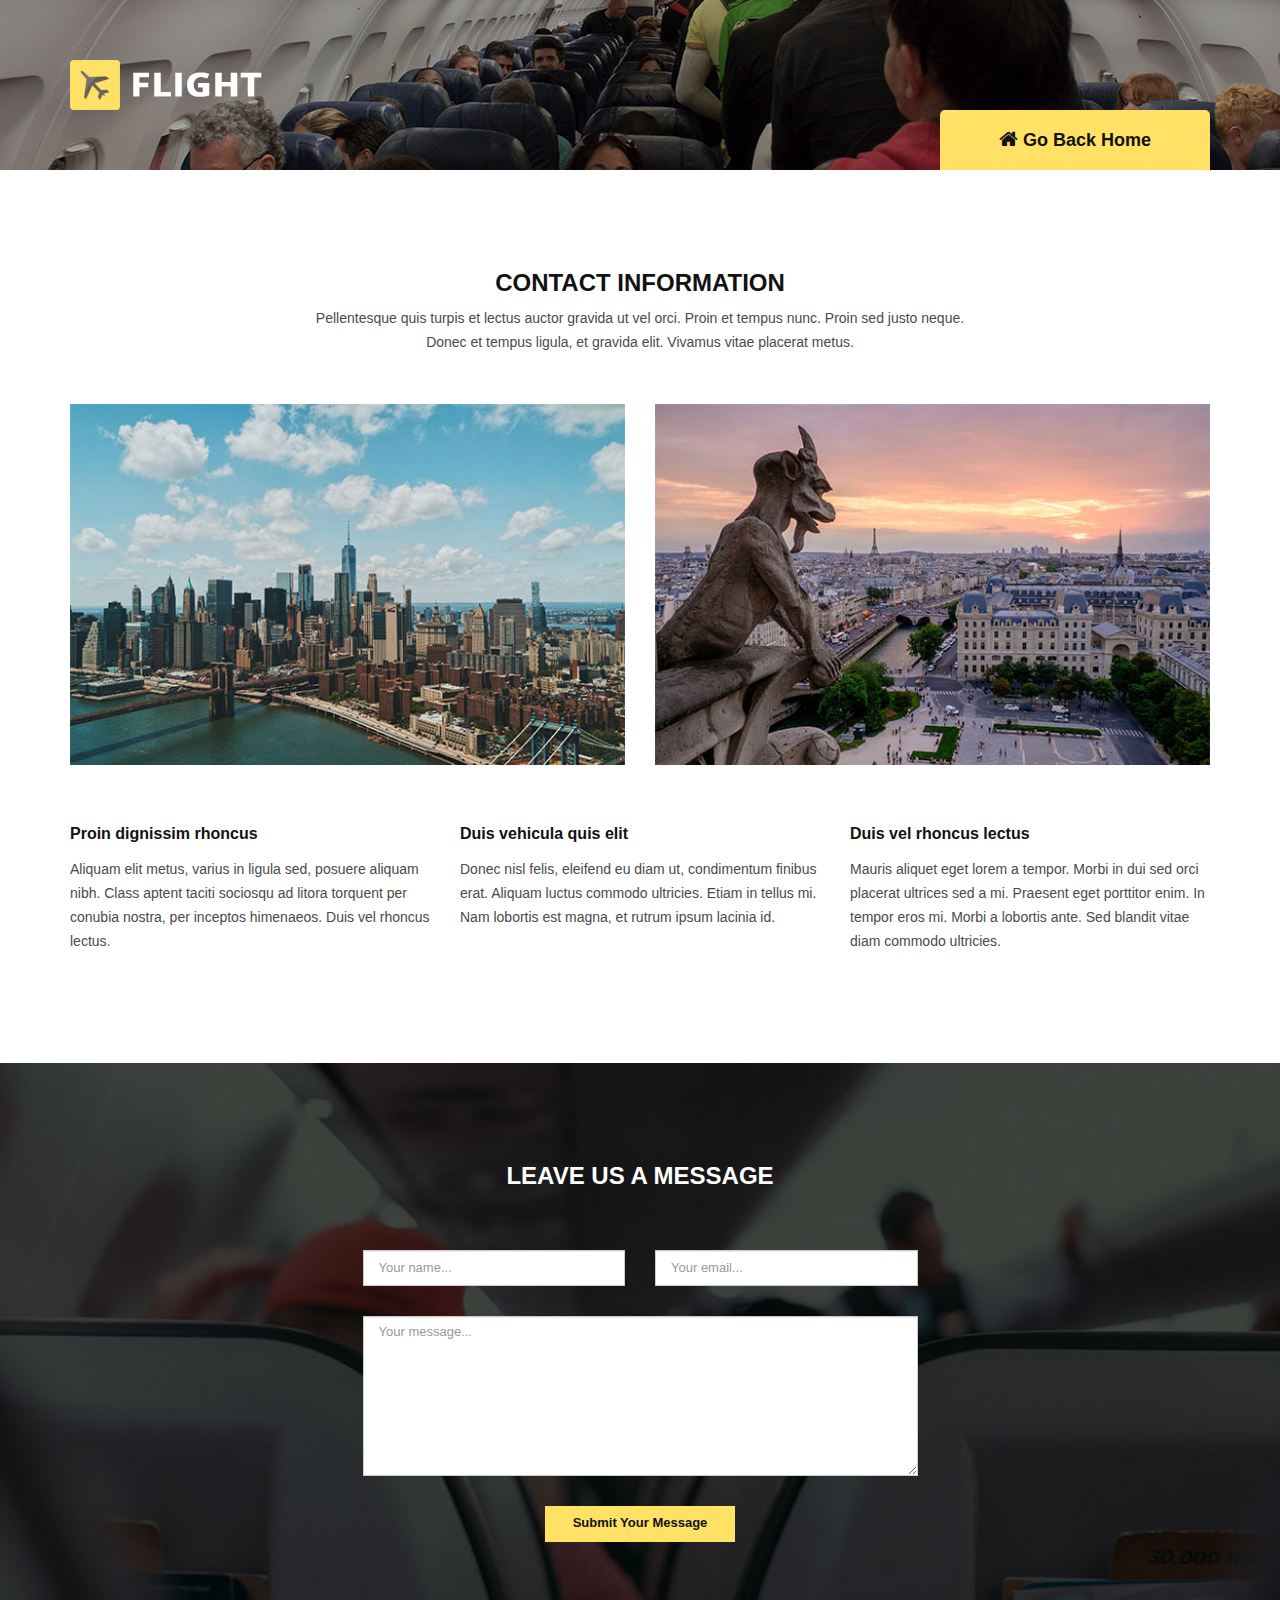
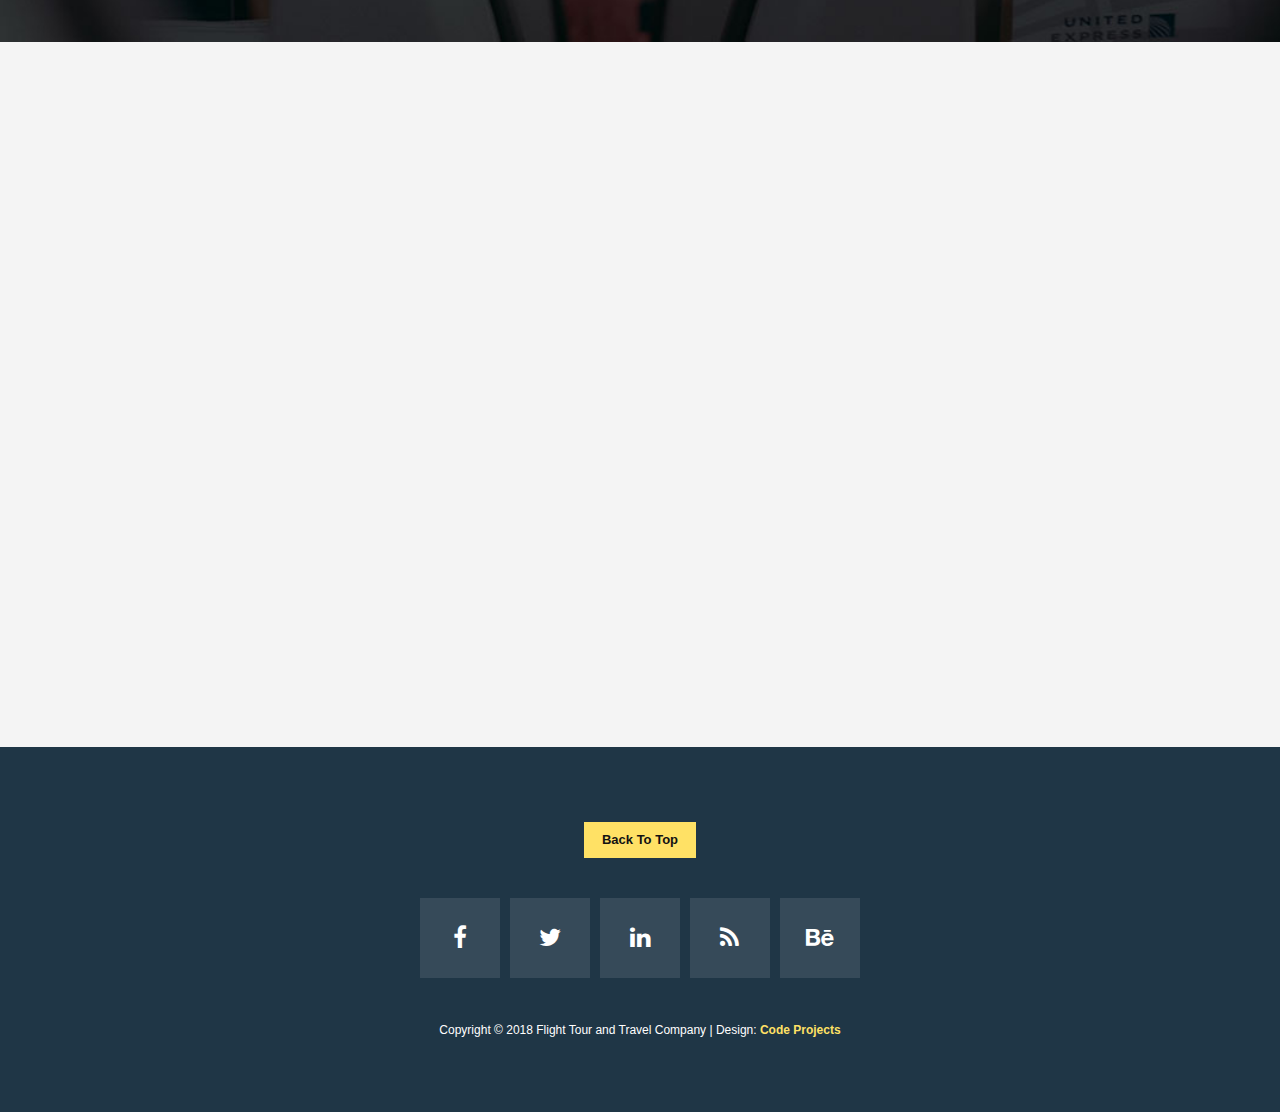
<file: BalkanTravel/Templates/flight/contact.html>
<!DOCTYPE html>
<html>
    <head>
        <meta charset="utf-8">
        <meta http-equiv="X-UA-Compatible" content="IE=edge,chrome=1">
<!--

Template 2093 Flight

http://www.tooplate.com/view/2093-flight

-->
    	<title>Flight - Contact Page</title>
        <meta name="description" content="">
        <meta name="viewport" content="width=device-width, initial-scale=1">
        <link rel="apple-touch-icon" href="apple-touch-icon.png">

        <link rel="stylesheet" href="css/bootstrap.min.css">
        <link rel="stylesheet" href="css/bootstrap-theme.min.css">
        <link rel="stylesheet" href="css/fontAwesome.css">
        <link rel="stylesheet" href="css/hero-slider.css">
        <link rel="stylesheet" href="css/owl-carousel.css">
        <link rel="stylesheet" href="css/tooplate-style.css">

        <link href="https://fonts.googleapis.com/css?family=Spectral:200,200i,300,300i,400,400i,500,500i,600,600i,700,700i,800,800i" rel="stylesheet">
        <link href="https://fonts.googleapis.com/css?family=Roboto:100,300,400,500,700,900" rel="stylesheet">

        <script src="js/vendor/modernizr-2.8.3-respond-1.4.2.min.js"></script>
    </head>

<body>


    <section class="page-heading" id="top">
        <div class="container">
            <div class="row">
                <div class="col-md-6">
                    <div class="logo">
                        <img src="img/logo.png" alt="Flight Template">
                    </div>
                </div>
                <div class="col-md-6">
                    <div class="page-direction-button">
                        <a href="index.html"><i class="fa fa-home"></i>Go Back Home</a>
                    </div>
                </div>
            </div>
        </div>
    </section>



    <section class="contact-us">
        <div class="container">
            <div class="row">
                <div class="col-md-12">
                    <div class="section-heading">
                        <h2>Contact Information</h2>
                        <p> Pellentesque quis turpis et lectus auctor gravida ut vel orci. Proin et tempus nunc. Proin sed justo neque. Donec et tempus ligula, et gravida elit. Vivamus vitae placerat metus.</p>
                    </div>
                </div>
                <div class="col-md-6">
                    <img src="img/contact-01.jpg" alt="">
                </div>
                <div class="col-md-6">
                    <img src="img/contact-02.jpg" alt="">
                </div>
                <div class="col-md-4">
                    <h6>Proin dignissim rhoncus</h6>
                    <p>Aliquam elit metus, varius in ligula sed, posuere aliquam nibh. Class aptent taciti sociosqu ad litora torquent per conubia nostra, per inceptos himenaeos. Duis vel rhoncus lectus.</p>
                </div>
                <div class="col-md-4">
                    <h6>Duis vehicula quis elit</h6>
                    <p>Donec nisl felis, eleifend eu diam ut, condimentum finibus erat. Aliquam luctus commodo ultricies. Etiam in tellus mi. Nam lobortis est magna, et rutrum ipsum lacinia id.</p>
                </div>
                <div class="col-md-4">
                    <h6>Duis vel rhoncus lectus</h6>
                    <p>Mauris aliquet eget lorem a tempor. Morbi in dui sed orci placerat ultrices sed a mi. Praesent eget porttitor enim. In tempor eros mi. Morbi a lobortis ante. Sed blandit vitae diam commodo ultricies.</p>
                </div>
            </div>
        </div>
    </section>



    <section class="contact-form">
        <div class="container">
            <div class="row">
                <div class="col-md-12">
                    <div class="section-heading">
                        <h2>Leave us a message</h2>
                    </div>
                </div>
                <div class="col-md-6 col-md-offset-3">
                    <form id="contact" action="#" method="post">
                        <div class="row">
                            <div class="col-md-6">
                                <fieldset>
                                    <input name="name" type="text" class="form-control" id="name" placeholder="Your name..." required="">
                                </fieldset>
                            </div>
                            <div class="col-md-6">
                                <fieldset>
                                    <input name="email" type="text" class="form-control" id="email" placeholder="Your email..." required="">
                                </fieldset>
                            </div>
                            <div class="col-md-12">
                                <fieldset>
                                    <textarea name="message" rows="6" class="form-control" id="message" placeholder="Your message..." required=""></textarea>
                                </fieldset>
                            </div>
                            <div class="col-md-12">
                                <fieldset>
                                    <button type="submit" id="form-submit" class="btn">Submit Your Message</button>
                                </fieldset>
                            </div>
                        </div>
                    </form>
                </div>
            </div>
        </div>
    </section>



    <section class="map">
        <div class="container">
            <div class="row">
                <div class="col-md-12">
                    <div id="map">
        <!-- How to change your own map point
            1. Go to Google Maps
            2. Click on your location point
            3. Click "Share" and choose "Embed map" tab
            4. Copy only URL and paste it within the src="" field below
        -->
                        <iframe src="https://www.google.com/maps/embed?pb=!1m18!1m12!1m3!1d7895.485196115994!2d103.85995441789784!3d1.2880401763270322!2m3!1f0!2f0!3f0!3m2!1i1024!2i768!4f13.1!3m3!1m2!1s0x0%3A0x7fb4e58ad9cd826e!2sSingapore+Flyer!5e0!3m2!1sen!2sth!4v1505825620371" width="100%" height="500" frameborder="0" style="border:0" allowfullscreen></iframe>
                    </div>
                </div>
            </div>
        </div>
    </section>



    <footer>
        <div class="container">
            <div class="row">
                <div class="col-md-12">
                    <div class="primary-button">
                        <a href="#" class="scroll-top">Back To Top</a>
                    </div>
                </div>
                <div class="col-md-12">
                    <ul class="social-icons">
                        <li><a href="https://www.facebook.com/tooplate"><i class="fa fa-facebook"></i></a></li>
                        <li><a href="#"><i class="fa fa-twitter"></i></a></li>
                        <li><a href="#"><i class="fa fa-linkedin"></i></a></li>
                        <li><a href="#"><i class="fa fa-rss"></i></a></li>
                        <li><a href="#"><i class="fa fa-behance"></i></a></li>
                    </ul>
                </div>
                <div class="col-md-12">
                    <p>Copyright &copy; 2018 Flight Tour and Travel Company
                
                | Design: <a href="http://www.code-projects.org" target="_parent"><em>Code Projects</em></a></p>
                </div>
            </div>
        </div>
    </footer>


    


    <script src="//ajax.googleapis.com/ajax/libs/jquery/1.11.2/jquery.min.js"></script>
    <script>window.jQuery || document.write('<script src="js/vendor/jquery-1.11.2.min.js"><\/script>')</script>

    <script src="js/vendor/bootstrap.min.js"></script>

    <script src="js/plugins.js"></script>
    <script src="js/main.js"></script>

    <script src="http://ajax.googleapis.com/ajax/libs/jquery/1.10.2/jquery.min.js" type="text/javascript"></script>
    <script type="text/javascript">
    $(document).ready(function() {
        // navigation click actions 
        $('.scroll-link').on('click', function(event){
            event.preventDefault();
            var sectionID = $(this).attr("data-id");
            scrollToID('#' + sectionID, 750);
        });
        // scroll to top action
        $('.scroll-top').on('click', function(event) {
            event.preventDefault();
            $('html, body').animate({scrollTop:0}, 'slow');         
        });
        // mobile nav toggle
        $('#nav-toggle').on('click', function (event) {
            event.preventDefault();
            $('#main-nav').toggleClass("open");
        });
    });
    // scroll function
    function scrollToID(id, speed){
        var offSet = 0;
        var targetOffset = $(id).offset().top - offSet;
        var mainNav = $('#main-nav');
        $('html,body').animate({scrollTop:targetOffset}, speed);
        if (mainNav.hasClass("open")) {
            mainNav.css("height", "1px").removeClass("in").addClass("collapse");
            mainNav.removeClass("open");
        }
    }
    if (typeof console === "undefined") {
        console = {
            log: function() { }
        };
    }
    </script>
</body>
</html>
</file>
<file: BalkanTravel/Templates/BalkanTravel/css/style.css>
@import url('https://fonts.googleapis.com/css2?family=Poppins:wght@200;300;400;500;600;700;800;900&display=swap');
@import url('https://fonts.googleapis.com/css2?family=Great+Vibes&display=swap');

* {
  padding: 0;
  margin: 0;
  box-sizing: border-box;
}

html,
body {
  font-family: 'Poppins', sans-serif;
  scroll-behavior: smooth;
}

.container {
  max-width: 90%;
  margin: auto;
}

li {
  list-style: none;
}

a {
  text-decoration: none;
  transition: 0.5s;
}

.flex {
  display: flex;
}

.flex1 {
  display: flex;
  justify-content: space-between;
}

/*-------------head--------- */
.head {
  height: 10vh;
  line-height: 10vh;
}

.head i {
  width: 30px;
  height: 30px;
  border-radius: 50%;
  line-height: 30px;
  background: #FAF3E7;
  text-align: center;
  color: #CC8C18;
}

.head img {
  margin-top: 10px;
}

/*-------------head--------- */
/*-------------header--------- */
header {
  background: #CC8C18;
  padding: 15px 0 15px 0;
  color: white;
}

.navbar {
  display: flex;
  align-items: center;
}

.hamburger {
  display: none;
}

.bar {
  display: block;
  width: 25px;
  height: 3px;
  margin: 5px auto;
  transition: all 0.5s ease-in-out;
  background: white;
}

.nav-menu {
  display: flex;
  justify-content: space-between;
  align-items: center;
}

header ul {
  padding: 0 20px 0 0;
}

header li {
  margin-right: 30px;
}

header ul li a {
  font-size: 15px;
  color: white;
  text-transform: uppercase;
  font-weight: 500;
  transition: 0.5s;
}

header ul li a:hover {
  color: #000;
}

header .head_contact {
  position: relative;
}

header .head_contact i {
  position: absolute;
  top: -29px;
  left: -70%;
  width: 80px;
  height: 80px;
  line-height: 80px;
  text-align: center;
  background: white;
  color: #CC8C18;
  border-radius: 50%;
  transform: rotate(-45deg);
  border: 5px solid #ECE3D2;
  font-size: 30px;
}

header .sticky_logo {
  display: none;
}

header.sticky .sticky_logo {
  display: block;
  width: 50px;
  height: 50px;
  margin-top: -10px;
}

header.sticky {
  z-index: 9999;
  position: fixed;
  width: 100%;
  background: #313538;
  transition: 0.5s;
  height: 12vh;
  transition: 0.5s;
  top: 0;
  padding: 30px 0 0 0;
}

header.sticky ul li a {
  color: white;
}

@media only screen and (max-width:768px) {

  /*------------head------------*/
  .header .head_contact,
  .logo {
    display: none;
  }

  /*------------head------------*/
  header.sticky {
    height: 8vh;
  }

  header.sticky .nav-menu {
    background: #313538;
  }

  .navbar {
    height: 5vh;
    justify-content: space-between;
  }

  .nav-menu {
    position: fixed;
    left: -100%;
    top: 11rem;
    flex-direction: column;
    background: #CC8C18;
    width: 100%;
    border-radius: 10px;
    text-align: center;
    transition: 0.3s;
    z-index: 99;
  }

  header.sticky .nav-menu {
    top: 5rem;
  }

  header ul li a {
    color: white;
  }

  .nav-menu.active {
    left: 0;
  }

  header li {
    margin: 2.5rem 0;
  }

  .hamburger {
    display: block;
    cursor: pointer;
  }

  .hamburger.active .bar:nth-child(2) {
    opacity: 0;
  }

  .hamburger.active .bar:nth-child(1) {
    transform: translateY(8px) rotate(45deg);
  }

  .hamburger.active .bar:nth-child(3) {
    transform: translateY(-8px) rotate(-45deg);
  }
}

/*------------home------------*/
.grid {
  display: grid;
  grid-template-columns: repeat(5, 1fr);
  grid-gap: 30px;
}

.home {
  background-image: url("../image/Balkan_Bulgarian_Airlines_Boeing_767-200ER_Spijkers.jpg");
  height: 100vh;
  background-attachment: fixed;
  background-position: center;
  background-repeat: no-repeat;
  background-size: cover;
  text-align: center;
}

.home h1 {
  font-family: 'Great Vibes', cursive;
  font-size: 150px;
  color: white;
  padding-top: 10%;
}

.home p {
  color: white;
}

.home .content {
  text-align: left;
  color: black;
  margin-top: 7%;
}

.home .box {
  background: white;
  padding: 35px;
}

.home input {
  margin-top: 10px;
}

input {
  border: none;
  outline: none;
}

button {
  background: #CC8C18;
  color: white;
  padding: 10px 20px;
  outline: none;
  border: none;
  border-radius: 30px;
}

button i {
  margin-left: 20px;
  font-size: 25px;
}

button span {
  margin-top: 5px;
}

/*------------home------------*/
/*------------about------------*/
.top {
  margin-top: 80px;
}

.mtop {
  margin-top: 40px;
}

.heading {
  text-align: center;
}

.heading h5 {
  font-weight: 400;
  letter-spacing: 5px;
  color: #CC8C18;
  padding-top: 20px;
}

.heading h2 {
  color: #24416B;
  font-size: 45px;
  font-family: serif;
  font-weight: bold;
  margin: 10px 0 20px 0;
}

.left, .right {
  width: 50%;
}

h3 {
  font-size: 35px;
  font-family: serif;
  color: #24416B;
  margin-bottom: 20px;
}

.about .left {
  padding: 20px;
}

p {
  line-height: 30px;
  color: #a4a4a4;
  margin-bottom: 20px;
  font-size: 15px;
}

.about {
  position: relative;
  padding-bottom: 70px;
}

.about .right {
  position: relative;
}

.about .right::after {
  content: '';
  position: absolute;
  top: 0;
  left: 0;
  background: #CC8C18;
  width: 92%;
  height: 61vh;
  z-index: -1;
  margin: 50px;
}

.about::after {
  content: '';
  position: absolute;
  top: -5%;
  left: 0;
  background-image: url("../image/line1.png");
  background-size: cover;
  background-repeat: no-repeat;
  height: 50px;
  width: 100%;
}

.about::before {
  content: '';
  position: absolute;
  bottom: -5%;
  left: 0;
  background-image: url("../image/line2.png");
  background-size: cover;
  background-repeat: no-repeat;
  height: 50px;
  width: 100%;
}

/*------------about------------*/
/*------------wrapper------------*/
.wrapper {
  background-image: url("../image/w.jpg");
  height: 80vh;
  background-attachment: fixed;
  background-position: center;
  background-repeat: no-repeat;
  background-size: cover;
}

.wrapper .container {
  max-width: 50%;
  margin: auto;
}

.wrapper .item {
  background: white;
  padding: 50px;
  margin-top: 15%;
  border: 30px solid #F3F3F3;
  border-bottom: none;
}

.wrapper .heading {
  text-align: left;
}

.owl-nav .owl-next,
.owl-nav .owl-prev {
  height: 47px;
  position: absolute;
  top: 60%;
  width: 26px;
  cursor: pointer;
  background: none !important;
}

.owl-nav .owl-prev {
  left: 0;
}

.owl-nav .owl-next {
  right: 53px;
}

.owl-nav .owl-next i,
.owl-nav .owl-prev i {
  background: white;
  padding: 7px;
  border-radius: 50%;
  color: #CC8C18;
  box-shadow: 2px 2px 5px 3px rgba(0, 0, 0, 0.05);
  transition: 0.5s;
}

.owl-nav .owl-next i:hover,
.owl-nav .owl-prev i:hover {
  background: #CC8C18;
  color: white;
}

/*------------wrapper------------*/
/*------------wrapper2------------*/
.wrapper2 {
  position: relative;
  text-align: center;
}

.wrapper2 .grid {
  grid-template-columns: repeat(4, 1fr);
}

.wrapper2 .box {
  box-shadow: 0 0 20px 3px rgb(0 0 0 / 5%);
  padding: 20px;
  transition: 0.5s;
}

.wrapper2 i {
  margin: 10px 0 15px 0;
  color: #CC8C18;
  font-size: 30px;
}

.wrapper2 h3 {
  font-size: 20px;
}

.wrapper2 span {
  padding: 10px;
  background: #F5E8D1;
  color: #CC8C18;
  border-radius: 50%;
}

.wrapper2 .box:hover {
  background: #CC8C18;
  cursor: pointer;
}

.wrapper2 .box:hover span {
  background: #fff;
}

.wrapper2 .box:hover p,
.wrapper2 .box:hover h3,
.wrapper2 .box:hover i {
  color: white;
}

.wrapper2::after {
  content: '';
  position: absolute;
  top: -22%;
  left: 0;
  background-image: url("../image/line1.png");
  background-size: cover;
  background-repeat: no-repeat;
  height: 75px;
  width: 100%;
  z-index: 2;
}

/*------------wrapper2------------*/
/*------------room------------*/
.room {
  margin-bottom: 50px;
  position: relative;
}

.room.wrapper2::after {
  display: none;
  top: 105%;
  background-image: url("../image/line2.png");
}

.grid2 {
  display: grid;
  grid-template-columns: repeat(2, 1fr);
  grid-gap: 30px;
}

.room img {
  width: 100%;
  height: 100%;
  margin-left: 20px;
}

.room h3 {
  margin: 0;
  padding: 0;
}

/*------------room------------*/
/*------------timer------------*/
.timer {
  position: relative;
  text-align: center;
  padding-top: 12%;
}

.background::after {
  position: absolute;
  content: '';
  top: 0;
  left: 0;
  content: '';
  background: rgba(0, 0, 0, 0.5);
  height: 100%;
  width: 100%;
}

.timer.wrapper {
  background-image: url("../image/w2.jpg");
}

.timer.about::after {
  z-index: 1;
  top: 0%;
  background-image: url("../image/line2.png");
}

.timer.about::before {
  z-index: 1;
  bottom: 0%;
  background-image: url("../image/line1.png");
}

.timer h2,
.timer h5 {
  color: white;
  text-align: center;
}

.timer .container {
  position: relative;
}

.timer h2 span {
  font-family: 'Great Vibes', cursive;
}

.clock span {
  color: white;
  font-size: 50px;
  line-height: 50px;
}

.clock p {
  color: white;
  font-size: 18px;
  letter-spacing: 3px;
}

/*------------timer------------*/
/*------------offer------------*/
.offer img {
  width: 100%;
  height: 100%;
}

.offer .right {
  padding: 20px;
  margin: 20px;
  box-shadow: 0 0 20px 3px rgb(0 0 0 / 5%);
}

.offer .content h4 {
  font-size: 20px;
  color: #627795;
  font-family: serif;
}

.offer .rate i {
  font-size: 13px;
  color: #CC8C18;
  margin: 10px 10px 20px 0;
}

.offer .content h5 {
  color: #627795;
  margin-bottom: 10px;
}

.offer .box {
  transition: 0.5s;
}

.offer .box:hover {
  transform: translateY(-10px);
}

/*------------offer------------*/
/*------------area------------*/
.area img {
  margin: 0px 0 20px 80px;
}

.area ul li {
  display: inline-block;
  font-weight: 500;
  color: #5c646e;
  margin-right: 20px;
  margin-bottom: 20px;
}

.area .left {
  position: relative;
}

.area .left::after {
  position: absolute;
  top: 0;
  left: 0;
  content: '';
  width: 85%;
  height: 92%;
  margin: 30px;
  background: #CC8C18;
  z-index: -1;
}

/*------------area------------*/
/*------------offer2------------*/
.offer2 .heading {
  padding-top: 10%;
  text-align: center;
}

.offer2 .heading h3 {
  color: white;
}

.offer2.wrapper {
  background-image: url("../image/w3.jpg");
  height: 90vh;
  background-attachment: scroll;
}

.offer2.timer {
  padding-top: 0%;
}

.offer2.wrapper .container {
  max-width: 85%;
  margin: auto;
}

.offer2 .box {
  background: white;
  padding: 30px;
  text-align: left;
  transition: 0.5s;
}

.offer2 .box:hover {
  transform: translateY(-10px);
  cursor: pointer;
}

.offer2 .box h5 {
  color: #CC8C18;
  text-align: left;
  font-weight: 400;
  list-style: 5px;
  word-spacing: 10px;
}

.offer2 .box h3 {
  font-size: 20px;
  margin: 10px 0 10px 0;
}

.offer2 label {
  color: #CC8C18;
}

.offer2 .grid {
  grid-template-columns: repeat(3, 1fr);
}

.offer2 .flex i {
  margin: 0 20px 20px 0;
  font-weight: 400;
  color: #5c646e;
}

/*------------offer2------------*/
/*------------customer------------*/
.customer .mtop {
  padding: 30px;
  max-width: 60%;
  margin: auto;
  text-align: center;
  box-shadow: 0 0 20px 3px rgb(0 0 0 / 5%);
}

.customer i {
  color: #CC8C18;
  font-size: 13px;
}

.customer .item h3 {
  font-size: 20px;
}

.customer img {
  width: 70px;
  height: 70px;
  border-radius: 50%;
}

.customer .admin {
  justify-content: center;
}

.customer .admin h3 {
  margin: 0;
}

.customer .text {
  margin: 10px;
}

.customer span {
  opacity: 0.7;
}

/*------------customer------------*/
/*------------gallary------------*/
.gallary .item {
  position: relative;
  cursor: pointer;
}

.gallary .overlay i {
  position: absolute;
  top: 40%;
  left: 40%;
  z-index: 1;
  opacity: 0;
  font-size: 50px;
  color: white;
}

.gallary .overlay {
  position: absolute;
  content: '';
  background: rgba(204, 140, 24, 0.73);
  width: 100%;
  height: 100%;
  top: 0;
  left: 0;
  opacity: 0;
}

.gallary .item:hover .overlay,
.gallary .item:hover i {
  opacity: 1;
  transition: 0.5s;
  cursor: pointer;
}

/*------------gallary------------*/
/*------------blog------------*/
.blog .grid {
  grid-template-columns: repeat(3, 1fr);
}

.blog .box {
  box-shadow: 0 0 20px 3px rgb(0 0 0 / 5%);
  transition: 0.5s;
}

.blog .box:hover {
  transform: translateY(-10px);
  cursor: pointer;
}

.blog .text {
  padding: 20px;
}

.blog img {
  width: 100%;
  height: 100%;
  position: relative;
}

.blog .img {
  position: relative;
  overflow: hidden;
}

.blog span {
  position: absolute;
  top: -3%;
  left: -12%;
  z-index: 1;
  color: white;
  background: #CC8C18;
  padding: 20px 50px;
  transform: rotate(-45deg);
  font-size: 14px;
}

.blog .box h3 {
  font-size: 20px;
}

.blog .box i {
  margin-right: 10px;
  color: #CC8C18;
}

.blog .box i label {
  color: black;
}

.blog .box h3 {
  margin: 15px 0;
}

.blog a {
  color: #CC8C18;
  font-size: 15px;
}

/*------------blog------------*/
/*------------map------------*/
.map iframe {
  width: 100%;
}

/*------------map------------*/
/*------------footer------------*/
footer {
  background: black;
  color: white;
  padding: 30px;
}

.subscribe {
  text-align: center;
  max-width: 50%;
  margin: auto;
}

.subscribe input {
  width: 100%;
  border-radius: 50px;
  margin-right: 30px;
  padding: 10px;
}

footer .grid {
  grid-template-columns: repeat(4, 1fr);
}

footer .content h2 {
  margin-bottom: 20px;
  font-size: 23px;
}

footer li {
  margin-bottom: 15px;
  opacity: 0.5;
}

footer li i {
  font-size: 13px;
  margin-right: 10px;
}

footer .content h3 {
  font-size: 20px;
  color: white;
  margin: 0;
}

footer .content .icon i {
  font-size: 25px;
  margin-right: 20px;
}

footer .social i {
  padding: 10px;
  background: grey;
  margin-right: 10px;
  border-radius: 50%;
}

footer .content {
  padding-top: 60px;
  padding-bottom: 50px;
  border-top: 2px solid rgba(255, 255, 255, 0.2);
}

/*------------footer------------*/
@media only screen and (max-width:768px) {

  /*------------home------------*/
  footer .grid,
  .blog .grid,
  .offer2 .grid,
  .wrapper2 .content,
  .grid {
    grid-template-columns: repeat(2, 1fr);
  }

  .home h1 {
    font-size: 100px;
  }

  .home {
    height: 80vh;
  }

  .home .grid {
    display: grid;
    grid-template-columns: repeat(2, 1fr);
    grid-template-rows: repeat(2, auto);
    grid-gap: 15px;
  }

  .home .box:nth-last-child(1) {
    grid-column-start: 1;
    grid-column-end: 3;
    grid-row-start: 3;
    grid-row-end: 3;
  }

  /*------------home------------*/
  /*------------about------------*/
  .left, .right {
    width: 100%;
  }

  .area .content,
  .room .content,
  .about .content {
    flex-direction: column;
  }

  .wrapper2::after,
  .area .left::after,
  .timer.about::before,
  .timer.about::after,
  .about .right::after,
  .about::before,
  .about::after {
    display: none;
  }

  /*------------about------------*/
  /*------------wrapper------------*/
  .wrapper .container {
    max-width: 80%;
    margin: auto;
  }

  /*------------wrapper2------------*/
  /*------------room------------*/
  .room img {
    margin: 0;
    margin-top: 50px;
  }

  /*------------room------------*/
  /*------------timer------------*/
  .timer.wrapper {
    height: 50vh;
  }

  /*------------timer------------*/
  /*------------offer------------*/
  .offer .box {
    flex-direction: column;
  }

  .offer .right {
    margin: 0px;
  }

  /*------------offer------------*/
  /*------------area------------*/
  .area img {
    margin: 0px;
    width: 100%;
  }

  /*------------area------------*/
  /*------------offer2------------*/
  .offer2.wrapper {
    height: 100vh;
  }

  /*------------offer2------------*/
  /*------------customer------------*/
  .customer .mtop {
    max-width: 100%;
  }

  /*------------customer------------*/
  /*------------footer------------*/
  .subscribe {
    max-width: 100%;
  }

  /*------------footer------------*/
}

@media only screen and (max-width:512px) {
  .header.sticky {
    height: 10vh;
  }

  .header.sticky .sticky_logo {
    width: auto;
    height: auto;
  }

  .header.sticky .nav-menu {
    top: 4rem;
  }

  .nav-menu {
    top: 12rem;
  }

  .head {
    height: 20vh;
    line-height: auto;
    text-align: center;
  }

  .head .container {
    flex-direction: column;
  }

  .home h1 {
    font-size: 70px;
  }

  .grid2,
  footer .grid,
  .blog .grid,
  .offer2 .grid,
  .wrapper2 .content,
  .grid {
    grid-template-columns: repeat(1, 1fr);
  }

  .home {
    height: 140vh;
  }

  .home .grid {
    display: grid;
    grid-template-columns: repeat(1, 1fr);
    grid-template-rows: repeat(1, auto);
    grid-gap: 15px;
  }

  .home .box:nth-last-child(1) {
    grid-column-start: 1;
    grid-column-end: 1;
    grid-row-start: 5;
    grid-row-end: 5;
  }

  img {
    width: 100%;
    height: 100%;
  }

  /*------------wrapper------------*/
  .wrapper .container {
    max-width: 90%;
  }

  .wrapper {
    height: 100vh;
  }

  .wrapper .item {
    padding: 20px;
    border: 0 solid #F3F3F3;
  }

  .offer2.wrapper {
    height: 170vh;
  }
}
</file>
<file: BalkanTravel/Templates/flight/css/hero-slider.css>
/* -------------------------------- 

Primary style

-------------------------------- */
*, *::after, *::before {
  -webkit-box-sizing: border-box;
  -moz-box-sizing: border-box;
  box-sizing: border-box;
}

html {
  font-size: 62.5%;
}

body {
  font-family: "Open Sans", sans-serif;
  color: #2c343b;
  background-color: #f2f2f2;
}

a {
  color: #d44457;
  text-decoration: none;
}

img {
  max-width: 100%;
}

/* -------------------------------- 

Main Components 

-------------------------------- */
.cd-header {
  position: absolute;
  z-index: 2;
  top: 0;
  left: 0;
  width: 100%;
  height: 50px;
  background-color: #21272c;
  -webkit-font-smoothing: antialiased;
  -moz-osx-font-smoothing: grayscale;
}
@media only screen and (min-width: 768px) {
  .cd-header {
    height: 70px;
    background-color: transparent;
  }
}

#cd-logo {
  float: left;
  margin: 13px 0 0 5%;
}
#cd-logo img {
  display: block;
}
@media only screen and (min-width: 768px) {
  #cd-logo {
    margin: 23px 0 0 5%;
  }
}

.cd-primary-nav {
  /* mobile first - navigation hidden by default, triggered by tap/click on navigation icon */
  float: right;
  margin-right: 5%;
  width: 44px;
  height: 100%;
}
.cd-primary-nav ul {
  position: absolute;
  top: 0;
  left: 0;
  width: 100%;
  -webkit-transform: translateY(-100%);
  -moz-transform: translateY(-100%);
  -ms-transform: translateY(-100%);
  -o-transform: translateY(-100%);
  transform: translateY(-100%);
}
.cd-primary-nav ul.is-visible {
  box-shadow: 0 3px 8px rgba(0, 0, 0, 0.2);
  -webkit-transform: translateY(50px);
  -moz-transform: translateY(50px);
  -ms-transform: translateY(50px);
  -o-transform: translateY(50px);
  transform: translateY(50px);
}
.cd-primary-nav a {
  display: block;
  height: 50px;
  line-height: 50px;
  padding-left: 5%;
  background: #21272c;
  border-top: 1px solid #333c44;
  color: #ffffff;
}
@media only screen and (min-width: 768px) {
  .cd-primary-nav {
    /* reset navigation values */
    width: auto;
    height: auto;
    background: none;
  }
  .cd-primary-nav ul {
    position: static;
    width: auto;
    -webkit-transform: translateY(0);
    -moz-transform: translateY(0);
    -ms-transform: translateY(0);
    -o-transform: translateY(0);
    transform: translateY(0);
    line-height: 70px;
  }
  .cd-primary-nav ul.is-visible {
    -webkit-transform: translateY(0);
    -moz-transform: translateY(0);
    -ms-transform: translateY(0);
    -o-transform: translateY(0);
    transform: translateY(0);
  }
  .cd-primary-nav li {
    display: inline-block;
    margin-left: 1em;
  }
  .cd-primary-nav a {
    display: inline-block;
    height: auto;
    font-weight: 600;
    line-height: normal;
    background: transparent;
    padding: .6em 1em;
    border-top: none;
  }
}

/* -------------------------------- 

Slider

-------------------------------- */
.cd-hero {
  position: relative;
  -webkit-font-smoothing: antialiased;
  -moz-osx-font-smoothing: grayscale;
}

.cd-hero-slider {
  position: relative;
  height: 360px;
  overflow: hidden;
}
.cd-hero-slider li {
  position: absolute;
  top: 0;
  left: 0;
  width: 100%;
  height: 100%;
  -webkit-transform: translateX(100%);
  -moz-transform: translateX(100%);
  -ms-transform: translateX(100%);
  -o-transform: translateX(100%);
  transform: translateX(100%);
}
.cd-hero-slider li.selected {
  /* this is the visible slide */
  position: relative;
  -webkit-transform: translateX(0);
  -moz-transform: translateX(0);
  -ms-transform: translateX(0);
  -o-transform: translateX(0);
  transform: translateX(0);
}
.cd-hero-slider li.move-left {
  /* slide hidden on the left */
  -webkit-transform: translateX(-100%);
  -moz-transform: translateX(-100%);
  -ms-transform: translateX(-100%);
  -o-transform: translateX(-100%);
  transform: translateX(-100%);
}
.cd-hero-slider li.is-moving, .cd-hero-slider li.selected {
  /* the is-moving class is assigned to the slide which is moving outside the viewport */
  -webkit-transition: -webkit-transform 0.5s;
  -moz-transition: -moz-transform 0.5s;
  transition: transform 0.5s;
}
@media only screen and (min-width: 768px) {
  .cd-hero-slider {
    height: 500px;
  }
}
@media only screen and (min-width: 1170px) {
  .cd-hero-slider {
    height: 680px;
  }
}

/* -------------------------------- 

Single slide style

-------------------------------- */
.cd-hero-slider li {
  background-position: center center;
  background-size: cover;
  background-repeat: no-repeat;
}
.cd-hero-slider li:first-of-type {
  background-image: url(../img/slide_01.jpg);
}
.cd-hero-slider li:nth-of-type(2) {
  background-image: url(../img/slide_02.jpg);
}
.cd-hero-slider li:nth-of-type(3) {
  background-image: url(../img/slide_03.jpg);
}
.cd-hero-slider .cd-full-width,
.cd-hero-slider .cd-half-width {
  position: absolute;
  width: 100%;
  height: 100%;
  z-index: 1;
  left: 0;
  top: 0;
  /* this padding is used to align the text */
  padding-top: 150px;
  text-align: center;
  /* Force Hardware Acceleration in WebKit */
  -webkit-backface-visibility: hidden;
  backface-visibility: hidden;
  -webkit-transform: translateZ(0);
  -moz-transform: translateZ(0);
  -ms-transform: translateZ(0);
  -o-transform: translateZ(0);
  transform: translateZ(0);
}
.cd-hero-slider .cd-img-container {
  /* hide image on mobile device */
  display: none;
}
.cd-hero-slider .cd-img-container img {
  position: absolute;
  left: 50%;
  top: 50%;
  bottom: auto;
  right: auto;
  -webkit-transform: translateX(-50%) translateY(-50%);
  -moz-transform: translateX(-50%) translateY(-50%);
  -ms-transform: translateX(-50%) translateY(-50%);
  -o-transform: translateX(-50%) translateY(-50%);
  transform: translateX(-50%) translateY(-50%);
}
.cd-hero-slider .cd-bg-video-wrapper {
  /* hide video on mobile device */
  display: none;
  position: absolute;
  top: 0;
  left: 0;
  width: 100%;
  height: 100%;
  overflow: hidden;
}
.cd-hero-slider .cd-bg-video-wrapper video {
  /* you won't see this element in the html, but it will be injected using js */
  display: block;
  min-height: 100%;
  min-width: 100%;
  max-width: none;
  height: auto;
  width: auto;
  position: absolute;
  left: 50%;
  top: 50%;
  bottom: auto;
  right: auto;
  -webkit-transform: translateX(-50%) translateY(-50%);
  -moz-transform: translateX(-50%) translateY(-50%);
  -ms-transform: translateX(-50%) translateY(-50%);
  -o-transform: translateX(-50%) translateY(-50%);
  transform: translateX(-50%) translateY(-50%);
}
.cd-hero-slider h2, .cd-hero-slider p {
  text-shadow: 0 1px 3px rgba(0, 0, 0, 0.1);
  line-height: 1.2;
  margin: 0 auto 14px;
  color: #ffffff;
  width: 90%;
  max-width: 400px;
}
.cd-hero-slider h2 {
  font-size: 2.4rem;
}
.cd-hero-slider p {
  font-size: 1.4rem;
  line-height: 1.4;
}
.cd-hero-slider .cd-btn {
  display: inline-block;
  padding: 1.2em 1.4em;
  margin-top: .8em;
  background-color: rgba(212, 68, 87, 0.9);
  font-size: 1.3rem;
  font-weight: 700;
  letter-spacing: 1px;
  color: #ffffff;
  text-transform: uppercase;
  box-shadow: 0 3px 6px rgba(0, 0, 0, 0.1);
  -webkit-transition: background-color 0.2s;
  -moz-transition: background-color 0.2s;
  transition: background-color 0.2s;
}
.cd-hero-slider .cd-btn.secondary {
  background-color: rgba(22, 26, 30, 0.8);
}
.cd-hero-slider .cd-btn:nth-of-type(2) {
  margin-left: 1em;
}
.no-touch .cd-hero-slider .cd-btn:hover {
  background-color: #d44457;
}
.no-touch .cd-hero-slider .cd-btn.secondary:hover {
  background-color: #161a1e;
}
@media only screen and (min-width: 768px) {
  .cd-hero-slider .cd-full-width,
  .cd-hero-slider .cd-half-width {
    padding-top: 200px;
  }
  .cd-hero-slider .cd-bg-video-wrapper {
    display: block;
  }
  .cd-hero-slider .cd-half-width {
    width: 45%;
  }
  .cd-hero-slider .cd-half-width:first-of-type {
    left: 5%;
  }
  .cd-hero-slider .cd-half-width:nth-of-type(2) {
    right: 5%;
    left: auto;
  }
  .cd-hero-slider .cd-img-container {
    display: block;
  }
  .cd-hero-slider h2, .cd-hero-slider p {
    max-width: 520px;
  }
  .cd-hero-slider h2 {
    font-size: 2.4em;
    font-weight: 300;
  }
  .cd-hero-slider .cd-btn {
    font-size: 1.4rem;
  }
}
@media only screen and (min-width: 1170px) {
  .cd-hero-slider .cd-full-width,
  .cd-hero-slider .cd-half-width {
    padding-top: 250px;
  }
  .cd-hero-slider h2, .cd-hero-slider p {
    margin-bottom: 20px;
  }
  .cd-hero-slider h2 {
    font-size: 3.2em;
  }
  .cd-hero-slider p {
    font-size: 1.6rem;
  }
}

/* -------------------------------- 

Single slide animation

-------------------------------- */
@media only screen and (min-width: 768px) {
  .cd-hero-slider .cd-half-width {
    opacity: 0;
    -webkit-transform: translateX(40px);
    -moz-transform: translateX(40px);
    -ms-transform: translateX(40px);
    -o-transform: translateX(40px);
    transform: translateX(40px);
  }
  .cd-hero-slider .move-left .cd-half-width {
    -webkit-transform: translateX(-40px);
    -moz-transform: translateX(-40px);
    -ms-transform: translateX(-40px);
    -o-transform: translateX(-40px);
    transform: translateX(-40px);
  }
  .cd-hero-slider .selected .cd-half-width {
    /* this is the visible slide */
    opacity: 1;
    -webkit-transform: translateX(0);
    -moz-transform: translateX(0);
    -ms-transform: translateX(0);
    -o-transform: translateX(0);
    transform: translateX(0);
  }
  .cd-hero-slider .is-moving .cd-half-width {
    /* this is the slide moving outside the viewport 
    wait for the end of the transition on the <li> parent before set opacity to 0 and translate to 40px/-40px */
    -webkit-transition: opacity 0s 0.5s, -webkit-transform 0s 0.5s;
    -moz-transition: opacity 0s 0.5s, -moz-transform 0s 0.5s;
    transition: opacity 0s 0.5s, transform 0s 0.5s;
  }
  .cd-hero-slider li.selected.from-left .cd-half-width:nth-of-type(2),
  .cd-hero-slider li.selected.from-right .cd-half-width:first-of-type {
    /* this is the selected slide - different animation if it's entering from left or right */
    -webkit-transition: opacity 0.4s 0.2s, -webkit-transform 0.5s 0.2s;
    -moz-transition: opacity 0.4s 0.2s, -moz-transform 0.5s 0.2s;
    transition: opacity 0.4s 0.2s, transform 0.5s 0.2s;
  }
  .cd-hero-slider li.selected.from-left .cd-half-width:first-of-type,
  .cd-hero-slider li.selected.from-right .cd-half-width:nth-of-type(2) {
    /* this is the selected slide - different animation if it's entering from left or right */
    -webkit-transition: opacity 0.4s 0.4s, -webkit-transform 0.5s 0.4s;
    -moz-transition: opacity 0.4s 0.4s, -moz-transform 0.5s 0.4s;
    transition: opacity 0.4s 0.4s, transform 0.5s 0.4s;
  }
  .cd-hero-slider .cd-full-width h2,
  .cd-hero-slider .cd-full-width p,
  .cd-hero-slider .cd-full-width .cd-btn {
    opacity: 0;
    -webkit-transform: translateX(100px);
    -moz-transform: translateX(100px);
    -ms-transform: translateX(100px);
    -o-transform: translateX(100px);
    transform: translateX(100px);
  }
  .cd-hero-slider .move-left .cd-full-width h2,
  .cd-hero-slider .move-left .cd-full-width p,
  .cd-hero-slider .move-left .cd-full-width .cd-btn {
    opacity: 0;
    -webkit-transform: translateX(-100px);
    -moz-transform: translateX(-100px);
    -ms-transform: translateX(-100px);
    -o-transform: translateX(-100px);
    transform: translateX(-100px);
  }
  .cd-hero-slider .selected .cd-full-width h2,
  .cd-hero-slider .selected .cd-full-width p,
  .cd-hero-slider .selected .cd-full-width .cd-btn {
    /* this is the visible slide */
    opacity: 1;
    -webkit-transform: translateX(0);
    -moz-transform: translateX(0);
    -ms-transform: translateX(0);
    -o-transform: translateX(0);
    transform: translateX(0);
  }
  .cd-hero-slider li.is-moving .cd-full-width h2,
  .cd-hero-slider li.is-moving .cd-full-width p,
  .cd-hero-slider li.is-moving .cd-full-width .cd-btn {
    /* this is the slide moving outside the viewport 
    wait for the end of the transition on the li parent before set opacity to 0 and translate to 100px/-100px */
    -webkit-transition: opacity 0s 0.5s, -webkit-transform 0s 0.5s;
    -moz-transition: opacity 0s 0.5s, -moz-transform 0s 0.5s;
    transition: opacity 0s 0.5s, transform 0s 0.5s;
  }
  .cd-hero-slider li.selected h2 {
    -webkit-transition: opacity 0.4s 0.2s, -webkit-transform 0.5s 0.2s;
    -moz-transition: opacity 0.4s 0.2s, -moz-transform 0.5s 0.2s;
    transition: opacity 0.4s 0.2s, transform 0.5s 0.2s;
  }
  .cd-hero-slider li.selected p {
    -webkit-transition: opacity 0.4s 0.3s, -webkit-transform 0.5s 0.3s;
    -moz-transition: opacity 0.4s 0.3s, -moz-transform 0.5s 0.3s;
    transition: opacity 0.4s 0.3s, transform 0.5s 0.3s;
  }
  .cd-hero-slider li.selected .cd-btn {
    -webkit-transition: opacity 0.4s 0.4s, -webkit-transform 0.5s 0.4s, background-color 0.2s 0s;
    -moz-transition: opacity 0.4s 0.4s, -moz-transform 0.5s 0.4s, background-color 0.2s 0s;
    transition: opacity 0.4s 0.4s, transform 0.5s 0.4s, background-color 0.2s 0s;
  }
}
/* -------------------------------- 

Slider navigation

-------------------------------- */
.cd-slider-nav {
  display: none;
  position: absolute;
  width: 100%;
  bottom: 0;
  z-index: 2;
  text-align: center;
  height: 55px;
  background-color: rgba(0, 1, 1, 0.5);
}
.cd-slider-nav nav, .cd-slider-nav ul, .cd-slider-nav li, .cd-slider-nav a {
  height: 100%;
}
.cd-slider-nav nav {
  display: inline-block;
  position: relative;
}
.cd-slider-nav .cd-marker {
  position: absolute;
  bottom: 0;
  left: 0;
  width: 60px;
  height: 100%;
  color: #d44457;
  background-color: #ffffff;
  box-shadow: inset 0 2px 0 currentColor;
  -webkit-transition: -webkit-transform 0.2s, box-shadow 0.2s;
  -moz-transition: -moz-transform 0.2s, box-shadow 0.2s;
  transition: transform 0.2s, box-shadow 0.2s;
}
.cd-slider-nav .cd-marker.item-2 {
  -webkit-transform: translateX(100%);
  -moz-transform: translateX(100%);
  -ms-transform: translateX(100%);
  -o-transform: translateX(100%);
  transform: translateX(100%);
}
.cd-slider-nav .cd-marker.item-3 {
  -webkit-transform: translateX(200%);
  -moz-transform: translateX(200%);
  -ms-transform: translateX(200%);
  -o-transform: translateX(200%);
  transform: translateX(200%);
}
.cd-slider-nav .cd-marker.item-4 {
  -webkit-transform: translateX(300%);
  -moz-transform: translateX(300%);
  -ms-transform: translateX(300%);
  -o-transform: translateX(300%);
  transform: translateX(300%);
}
.cd-slider-nav .cd-marker.item-5 {
  -webkit-transform: translateX(400%);
  -moz-transform: translateX(400%);
  -ms-transform: translateX(400%);
  -o-transform: translateX(400%);
  transform: translateX(400%);
}
.cd-slider-nav ul::after {
  clear: both;
  content: "";
  display: table;
}
.cd-slider-nav li {
  display: inline-block;
  width: 60px;
  float: left;
}
.cd-slider-nav li.selected a {
  color: #2c343b;
}
.no-touch .cd-slider-nav li.selected a:hover {
  background-color: transparent;
}
.cd-slider-nav a {
  display: block;
  position: relative;
  padding-top: 35px;
  font-size: 1rem;
  font-weight: 700;
  color: #a8b4be;
  -webkit-transition: background-color 0.2s;
  -moz-transition: background-color 0.2s;
  transition: background-color 0.2s;
}
.cd-slider-nav a::before {
  content: '';
  position: absolute;
  width: 24px;
  height: 24px;
  top: 8px;
  left: 50%;
  right: auto;
  -webkit-transform: translateX(-50%);
  -moz-transform: translateX(-50%);
  -ms-transform: translateX(-50%);
  -o-transform: translateX(-50%);
  transform: translateX(-50%);
}
.no-touch .cd-slider-nav a:hover {
  background-color: rgba(0, 1, 1, 0.5);
}
.cd-slider-nav li:first-of-type a::before {
  background-position: 0 0;
}
.cd-slider-nav li.selected:first-of-type a::before {
  background-position: 0 -24px;
}
.cd-slider-nav li:nth-of-type(2) a::before {
  background-position: -24px 0;
}
.cd-slider-nav li.selected:nth-of-type(2) a::before {
  background-position: -24px -24px;
}
.cd-slider-nav li:nth-of-type(3) a::before {
  background-position: -48px 0;
}
.cd-slider-nav li.selected:nth-of-type(3) a::before {
  background-position: -48px -24px;
}
.cd-slider-nav li:nth-of-type(4) a::before {
  background-position: -72px 0;
}
.cd-slider-nav li.selected:nth-of-type(4) a::before {
  background-position: -72px -24px;
}
.cd-slider-nav li:nth-of-type(5) a::before {
  background-position: -96px 0;
}
.cd-slider-nav li.selected:nth-of-type(5) a::before {
  background-position: -96px -24px;
}
@media only screen and (min-width: 768px) {
  .cd-slider-nav {
    height: 80px;
  }
  .cd-slider-nav .cd-marker,
  .cd-slider-nav li {
    width: 95px;
  }
  .cd-slider-nav a {
    padding-top: 48px;
    font-size: 1.1rem;
    text-transform: uppercase;
  }
  .cd-slider-nav a::before {
    top: 18px;
  }
}

/* -------------------------------- 

Main content

-------------------------------- */
.cd-main-content {
  width: 90%;
  max-width: 768px;
  margin: 0 auto;
  padding: 2em 0;
}
.cd-main-content p {
  font-size: 1.4rem;
  line-height: 1.8;
  color: #999999;
  margin: 2em 0;
}
@media only screen and (min-width: 1170px) {
  .cd-main-content {
    padding: 3em 0;
  }
  .cd-main-content p {
    font-size: 1.6rem;
  }
}

/* -------------------------------- 

Javascript disabled

-------------------------------- */
.no-js .cd-hero-slider li {
  display: none;
}
.no-js .cd-hero-slider li.selected {
  display: block;
}

.no-js .cd-slider-nav {
  display: none;
}
</file>
<file: BalkanTravel/Templates/flight/css/owl-carousel.css>
/* 
 *  Core Owl Carousel CSS File
 *  v1.3.3
 */

/* clearfix */
.owl-carousel .owl-wrapper:after {
  content: ".";
  display: block;
  clear: both;
  visibility: hidden;
  line-height: 0;
  height: 0;
}
/* display none until init */
.owl-carousel{
  display: none;
  position: relative;
  width: 100%;
  -ms-touch-action: pan-y;
}
.owl-carousel .owl-wrapper{
  display: none;
  position: relative;
  -webkit-transform: translate3d(0px, 0px, 0px);
}
.owl-carousel .owl-wrapper-outer{
  overflow: hidden;
  position: relative;
  width: 100%;
}
.owl-carousel .owl-wrapper-outer.autoHeight{
  -webkit-transition: height 500ms ease-in-out;
  -moz-transition: height 500ms ease-in-out;
  -ms-transition: height 500ms ease-in-out;
  -o-transition: height 500ms ease-in-out;
  transition: height 500ms ease-in-out;
}
  
.owl-carousel .owl-item{
  float: left;
}

.owl-controls {
  @media (max-width: @screen-sm-max) {
    top: -120px;
  }
  top: -200px;
  width: 100%;
  text-align: center;
  display: inline-block;
}

.owl-controls a {
  color: #336699;
}

.owl-controls a:hover {
  color: #336699;
}

.owl-controls .bg-prev {
  position: absolute;
  z-index: 1;
  width: 50px;
  height: 50px;
  z-index:10; 
  background:#fff; 
  border: 1px solid #336699;
  -webkit-transform: rotate(45deg);
  -moz-transform: rotate(45deg);
  -ms-transform: rotate(45deg);
  -o-transform: rotate(45deg);
  transform: rotate(45deg);
}

.owl-controls .bg-prev:before{
  content:""; 
  display:block; 
  position:absolute; 
  z-index:-1; 
  top:3px; 
  left:3px; 
  right:3px; 
  bottom:3px; 
  border:2px solid #336699
}

.owl-controls .prev {
  left: 15px;
  z-index: 11;
  position: absolute; 
  width: 50px;
  height: 50px;
  line-height: 32px;
}

.owl-controls .prev.active {
  background-image: none;
  outline: 0;
  -webkit-box-shadow: none;
          box-shadow: none;
}

.owl-controls .prev:active {
  background-image: none;
  outline: 0;
  -webkit-box-shadow: none;
          box-shadow: none;
}

.owl-controls .bg-next {
  position: absolute;
  float: right;
  z-index: 1;
  width: 50px;
  height: 50px;
  position:relative; 
  z-index:10; 
  background:#fff; 
  border: 1px solid #336699;
  -webkit-transform: rotate(45deg);
  -moz-transform: rotate(45deg);
  -ms-transform: rotate(45deg);
  -o-transform: rotate(45deg);
  transform: rotate(45deg);
}

.owl-controls .bg-next:before{
  content:""; 
  display:block; 
  position:absolute; 
  z-index:-1; 
  top:3px; 
  left:3px; 
  right:3px; 
  bottom:3px; 
  border:2px solid #336699
}

.owl-controls .next {
  right: 15px;
  z-index: 11;
  position: absolute; 
  width: 50px;
  height: 50px;
  line-height: 32px;
}

.owl-controls .next.active {
  background-image: none;
  outline: 0;
  -webkit-box-shadow: none;
          box-shadow: none;
}

.owl-controls .next:active {
  background-image: none;
  outline: 0;
  -webkit-box-shadow: none;
          box-shadow: none;
}


.owl-theme .owl-controls .owl-page{
  cursor: pointer;
  display: inline-block;
  zoom: 1;
  *display: inline;/*IE7 life-saver */
}
.owl-theme .owl-controls .owl-page a{
  display: block;
  width: 12px;
  height: 12px;
  margin: 0px 5px;
  filter: Alpha(Opacity=50);/*IE7 fix*/
  opacity: 0.5;
  -webkit-border-radius: 20px;
  -moz-border-radius: 20px;
  border-radius: 20px;
  background: transparent;
  border: 2px solid #888;
}

.owl-theme .owl-controls .owl-page.active span,
.owl-theme .owl-controls.clickable .owl-page:hover span{
  filter: Alpha(Opacity=100);/*IE7 fix*/
  opacity: 1;
  display: inline-block;
}
.owl-controls {
  -webkit-user-select: none;
  -khtml-user-select: none;
  -moz-user-select: none;
  -ms-user-select: none;
  user-select: none;
  -webkit-tap-highlight-color: rgba(0, 0, 0, 0);
}

/* fix */
.owl-carousel  .owl-wrapper,
.owl-carousel  .owl-item{
  -webkit-backface-visibility: hidden;
  -moz-backface-visibility:    hidden;
  -ms-backface-visibility:     hidden;
  -webkit-transform: translate3d(0,0,0);
  -moz-transform: translate3d(0,0,0);
  -ms-transform: translate3d(0,0,0);
}
</file>
<file: BalkanTravel/Templates/flight/css/tooplate-style.css>
/* 

Template 2093 Flight

http://www.tooplate.com/view/2093-flight

*/

* {
    margin: 0;
    padding: 0;
    font-family: 'Open Sans', arial, sans-serif;
}

body {
	overflow-x: hidden;
	background-color: #fff;
}

ul {
	list-style: none;
	margin: 0px;
}

p {
	font-size: 13px;
	line-height: 24px;
}

.section-heading h2 {
	margin-top: 0px;
	margin-bottom: 60px;
	text-align: center;
	font-size: 24px;
	text-transform: uppercase;
	font-weight: 900;
	color: #121212;
}

.page-direction-button a {
	display: inline-block;
	line-height: 60px;
	width: 270px;
	height: 60px;
	border-top-right-radius: 5px;
	border-top-left-radius: 5px;
	background-color: #ffe165;
	font-size: 18px;
	font-weight: 700;
	color: #121212;
	text-align: center;
	text-decoration: none;
	letter-spacing: 0px;
}

.page-direction-button a i {
	margin-right: 5px;
	font-size: 20px;
}

.primary-button a {
	text-decoration: none;
	margin-top: 15px;
	width: auto;
	padding: 0px 18px;
	height: 36px;
	background-color: #ffe165;
	font-size: 13px;
	color: #121212;
	font-weight: 600;
	display: inline-block;
	text-align: center;
	line-height: 36px;
}

.owl-pagination {
  margin-top: -95px;
  opacity: 1;
  display: inline-block;
  position: absolute;
  right: 0px;
  z-index: 9999;
  background-color: rgba(255, 255, 255, 0.25);
  height: 80px;
  line-height: 80px;
  padding: 0px 15px;
}

.owl-page span {
  display: block;
  width: 10px;
  height: 10px;
  margin: 0px 5px;
  filter: alpha(opacity=50);
  opacity: 0.5;
  -webkit-border-radius: 20px;
  -moz-border-radius: 20px;
  border-radius: 20px;
  background: #ffe165;
}

.banner .social-links {
  list-style: none;
  margin-top: 0px;
  padding-right: 100px;
}

.banner .social-links li {
  display: block;
  text-align: center;
  margin: 10px 0px;
  transition: all 0.5s;
}

.banner .social-links a {
  display:block;
  transition: all 0.5s;
  text-align: left;
  text-decoration:none;
  text-transform:uppercase;
  letter-spacing: 0.5px;
  color:#fff;
  font-size: 17px;
  font-weight: 400;
  display: inline-block;
  width: 100%;
  height: 60px;
  line-height: 60px;
  padding-left: 20px;
  background-color: rgba(250, 250, 250, 0.1);
}

.banner .social-links a em {
	font-style: normal;
	font-weight: 700;
}

.banner .social-links a i {
	float: right;
	background-color: rgba(250, 250, 250, 0.2);
	height: 60px;
	width: 60px;
	line-height: 60px;
	text-align: center;
	font-size: 36px;
}

.banner .social-links li:hover {
  background-color: rgba(255, 225, 101, 0.5);
}

.banner .social-links li:hover i {
  background-color: rgba(255, 225, 101, 0.3);
}


.banner {
	background-image: url(../img/banner-bg.jpg);
	background-repeat: no-repeat;
	background-size: cover;
	background-position: center center;
	text-align: center;
}

.banner .left-side {
	text-align: left;
	background-color: rgba(0, 0, 0, 0.5);
	height: 100%;
	margin-left: -100vh;
	padding-left: 100vh;
}

.banner .page-direction-button {
	margin-top: 120px;
}

.banner .logo img {
	padding-top: 60px;
	max-width: 100%;
}

.banner .tabs-content {
	margin-top: 120px;
}

.banner .tabs-content h4 {
	margin-top: 0px;
	margin-bottom: 40px;
	font-size: 24px;
	color: #fff;
	font-weight: 700;
}


.banner .submit-form {
	text-align: left;
	margin: 155px 0px;
	background-color: rgba(250, 250, 250, 0.95);
	padding: 30px;
}


.submit-form h4 {
	width: 100%;
	font-size: 18px;
	font-weight: 700;
	margin-top: 0px;
	margin-bottom: 20px;
	padding-bottom: 20px;
	display: inline-block;
	border-bottom: 1px solid #dbdada;
}

.submit-form h4 em {
	font-style: normal;
}

.submit-form label {
	margin-top: 10px;
	float: left;
	font-size: 12px;
	text-transform: uppercase;
	color: #121212;
}

.submit-form select {
	margin-bottom: 10px;
	width: 100%;
	height: 36px;
	border: none;
	background-color: #e7e7e7;
	font-size: 11px;
	color: #9a9a9a;
	outline: none;
	padding: 0px 10px;
	display: inline-block;
}

.submit-form .date {
	margin-bottom: 10px;
	width: 100%;
	height: 36px;
	border: none;
	background-color: #e7e7e7;
	font-size: 11px;
	color: #9a9a9a;
	outline: none;
	padding-left: 15px;
	margin-left: 0px;
	display: inline-block;
	box-shadow: none;
	border-radius: 0px;
}

.submit-form input {
	margin-top: 12px;
	margin-left: 5px;
	cursor: pointer;
}

.submit-form .radio-select {
	margin-top: 15px;
}

.submit-form button {
	margin-top: 15px;
	width: 100%;
	height: 36px;
	background-color: #ffe165;
	font-size: 13px;
	color: #121212;
	font-weight: 600;
}



#weather {
	margin-top: 100px;
}

.weather-content {
	background-image: url(../img/weather-bg.jpg);
	background-repeat: no-repeat;
	background-size: cover;
	background-position: center center;
	text-align: center;
}

#weather .tabs {
  list-style: none;
  margin-top: 0px;
  padding-right: 0px;
  background-color: rgba(31, 54, 70, 0.5);}

#weather .tabs li {
  display: inline-block;
  text-align: center;
  margin: 0px -2px;
  width: 20%;
}

#weather .tabs li:last-child {
	margin-left: 2px;
}

#weather .tabs a {
  display:block;
  transition: all 0.5s;
  text-align: left;
  text-decoration:none;
  text-transform:uppercase;
  letter-spacing: 0.5px;
  color:#fff;
  font-size: 15px;
  font-weight: 700;
  display: inline-block;
  width: 100%;
  height: 80px;
  line-height: 80px;
  padding-left: 0px;
  text-align: center;
}

#weather .tabs a em {
	font-style: normal;
	font-weight: 700;
}

#weather .tabs .active {
  background-color: #ffe165;
}

#weather .weather-item {
	padding: 40px 30px 30px 30px;
	text-align: center;
	display: block;
	background-color: rgba(250, 250, 250, 0.3);
}

.weathergroup {
	padding: 80px 30px;
}

.weather-item h6 {
	font-size: 18px;
	font-weight: 900;
	color: #fff;
	margin-bottom: 40px;
	margin-top: 0px;
}

.weather-item .weather-icon {
	display: inline-block;
	margin-bottom: 40px;	
	width: 64px;
	height: 64px;
}

.weather-item span {
	display: block;
	font-size: 24px;
	font-weight: 700;
	color: #fff;
}

.weather-item ul {
	background-color: rgba(255, 255, 255, 0.75);
	margin-top: 40px;
	padding: 30px 20px;
}

.weather-item ul li {
	display: inline-block;
	margin: 0px 10px;
	font-size: 12px;
	font-weight: 700;
	color: #121212;
}

.weather-item ul li span {
	margin-top: 15px;
	font-size: 12px;
	color: #121212;
	background-color: rgba(0, 0, 0, 0.05);
	padding: 5px 8px;
}



.services {
	margin-top: 100px;
}

.services .service-item {
	background-color: #1f3646;
	color: #fff;
	padding: 60px 30px 20px 30px;
	text-align: center;
	transition: all 0.5s;
}

.service-item h4 {
	font-size: 17px;
	text-transform: uppercase;
	font-weight: 900;
	letter-spacing: 0.5px;
	margin-top: 40px;
	margin-bottom: 20px;
}

.service-item .service-icon {
	margin: 0 auto;
	background-repeat: no-repeat;
	display: inline-block;
	width: 64px;
	height: 64px;
	text-align: center;
}

.first-service .service-icon {
	background-image: url(../img/service-icon-01.png);
	transition: all 0.5s;
}

.second-service .service-icon {
	background-image: url(../img/service-icon-02.png);
	transition: all 0.5s;
}

.third-service .service-icon {
	background-image: url(../img/service-icon-03.png);
	transition: all 0.5s;
}

.service-item:hover {
	color: #121212;
	background-color: #ffe165;
}

.first-service:hover .service-icon {
	background-image: url(../img/service-icon-01.1.png);
}

.second-service:hover .service-icon {
	background-image: url(../img/service-icon-02.2.png);
}


.third-service:hover .service-icon {
	background-image: url(../img/service-icon-03.3.png);
}




#recommended-hotel {
	margin-top: 100px;
	background-color: #f4f4f4;
	padding: 80px 0px;
}

#recommended-hotel .tabs {
  list-style: none;
  margin-top: 0px;
  padding-right: 0px;
}

#recommended-hotel .tabs li:first-child {
	margin-top: 0px;
}

#recommended-hotel .tabs li {
  display: block;
  text-align: center;
  margin: 8px 0px;
}

#recommended-hotel .tabs a {
  display:block;
  transition: all 0.5s;
  text-align: left;
  text-decoration:none;
  text-transform:uppercase;
  letter-spacing: 0.5px;
  color:#fff;
  font-size: 17px;
  font-weight: 700;
  display: inline-block;
  width: 100%;
  height: 60px;
  line-height: 60px;
  padding-left: 20px;
  background-color: #1f3646;
}

#recommended-hotel .tabs a em {
	font-style: normal;
	font-weight: 700;
}

#recommended-hotel .tabs a i {
	float: right;
	background-color: rgba(250, 250, 250, 0.2);
	height: 60px;
	width: 60px;
	line-height: 60px;
	text-align: center;
	font-size: 36px;
}

#recommended-hotel .tabs .active {
  background-color: #ffe165;
  color: #121212;
}

#recommended-hotel .tabs .active i {
  background-color: rgba(255, 255, 255, 0.3);
}

.recommendedgroup img {
	width: 100%;
	overflow: hidden;
	position: relative;
}

#livingroom {
	width: 100%;
	text-align: center;
	height: 400px!important;
}

#livingroom iframe {
	border: none;
}

#swimingpool .text-content {
	background-color: rgba(31, 54, 70, 0.9);
	position: absolute;
	bottom: 0;
	right: 15px;
	left: 15px;
	height: 80px;
	overflow: hidden;
	color: #fff;
	padding-left: 20px;
}

#owl-suiteroom {
	height: 400px;
}

#swimingpool .text-content h4 {
	font-size: 19px;
	font-weight: 700;
	margin-top: 20px;
	margin-bottom: 5px;
}

#swimingpool .text-content span {
	font-size: 14px;
	text-transform: uppercase;
	color: #fff;
	letter-spacing: 0.5px;
}

#massage .text-content {
	background-color: rgba(31, 54, 70, 0.9);
	position: absolute;
	bottom: 0;
	right: 15px;
	left: 15px;
	height: 80px;
	overflow: hidden;
	color: #fff;
	padding-left: 20px;
}

#massage .text-content h4 {
	font-size: 19px;
	font-weight: 700;
	margin-top: 20px;
	margin-bottom: 5px;
}

#massage .text-content span {
	font-size: 14px;
	text-transform: uppercase;
	color: #fff;
	letter-spacing: 0.5px;
}

#fitness .text-content {
	background-color: rgba(31, 54, 70, 0.9);
	position: absolute;
	bottom: 0;
	right: 15px;
	left: 15px;
	height: 80px;
	overflow: hidden;
	color: #fff;
	padding-left: 20px;
}

#fitness .text-content h4 {
	font-size: 19px;
	font-weight: 700;
	margin-top: 20px;
	margin-bottom: 5px;
}

#fitness .text-content span {
	font-size: 14px;
	text-transform: uppercase;
	color: #fff;
	letter-spacing: 0.5px;
}

#event .text-content {
	background-color: rgba(31, 54, 70, 0.9);
	position: absolute;
	bottom: 0;
	right: 15px;
	left: 15px;
	height: 80px;
	overflow: hidden;
	color: #fff;
	padding-left: 20px;
}

#event .text-content h4 {
	font-size: 19px;
	font-weight: 700;
	margin-top: 20px;
	margin-bottom: 5px;
}

#event .text-content span {
	font-size: 14px;
	text-transform: uppercase;
	color: #fff;
	letter-spacing: 0.5px;
}

.suiteroom-item .text-content {
	background-color: rgba(31, 54, 70, 0.9);
	position: absolute;
	bottom: 0;
	right: 0px;
	left: 0px;
	height: 80px;
	overflow: hidden;
	color: #fff;
	padding-left: 20px;
}

.suiteroom-item .text-content h4 {
	font-size: 19px;
	font-weight: 700;
	margin-top: 20px;
	margin-bottom: 5px;
}

.suiteroom-item .text-content span {
	font-size: 14px;
	text-transform: uppercase;
	color: #fff;
	letter-spacing: 0.5px;
}




#most-visited {
	margin-top: 100px;
	margin-bottom: 100px;
}

.visited-item {
	box-shadow: 0px 5px 15px #ddd;
	margin-bottom: 30px;
}

.visited-item .text-content {
	background-color: #f4f4f4;
	padding: 15px;
}

.visited-item img {
	width: 100%;
	overflow: hidden;
}

.visited-item h4 {
	margin-top: 0px;
	font-size: 16px;
	font-weight: 700;
	color: #121212;
}

.visited-item span {
	font-size: 12px;
	font-weight: 600;
	text-transform: uppercase;
	color: #3f6f90;
}

#owl-mostvisited .owl-pagination {
  margin-top: 20px;
  opacity: 1;
  display: inline-block;
  position: relative;
  text-align: center;
  z-index: 9999;
  background-color: transparent;
  height: 0px;
  line-height: 0px;
  padding: 0px;
}

#owl-mostvisited .owl-page span {
  display: block;
  width: 10px;
  height: 10px;
  margin: 0px 5px;
  filter: alpha(opacity=50);
  opacity: 0.5;
  -webkit-border-radius: 20px;
  -moz-border-radius: 20px;
  border-radius: 20px;
  background: #ddd;
}

#owl-mostvisited .owl-controls .owl-page.active span,
#owl-mostvisited .owl-controls.clickable .owl-page:hover span{
  filter: Alpha(Opacity=100);/*IE7 fix*/
  opacity: 1;
  display: inline-block;
  background: #ffe165;
}



footer {
	text-align: center;
	background-color: #1f3646;
	padding: 60px 0px;
}

footer .primary-button {
	margin-bottom: 40px;
}

footer .social-icons {
	padding: 0;
	margin: 0;
	list-style: none;
}

footer .social-icons li {
	display: inline-block;
	margin: 0px 3px;
}

footer .social-icons li a {
	width: 80px;
	height: 80px;
	display: inline-block;
	line-height: 80px;
	text-align: center;
	color: #fff;
	font-size: 24px;
	background-color: #364a59;
	transition: all 0.5s;
}

footer .social-icons li a:hover {
	background-color: #ffe165;
	color: #1f3646;
}

footer p {
	color: #fff;
	font-size: 12px;
	margin-top: 40px; 	
}

footer p em {
	font-style: normal;
	font-weight: 700;
	color: #ffe165;
}






.page-heading {
	background-image: url(../img/heading-bg.jpg);
	background-repeat: no-repeat;
	background-size: cover;
	background-position: center center;
	text-align: center;
	position: relative;
}

.page-heading .logo {
	padding: 60px 0px;
	text-align: left;
}

.page-heading .page-direction-button {
	text-align: right;
	margin-top: 110px;
}


.contact-us .section-heading h2 {
	margin-top: 100px;
	margin-bottom: 10px;
}

.contact-us .section-heading p {
	font-size: 14px;
	color: #4a4a4a;
	padding: 0px 20%;
	text-align: center;
	margin-bottom: 50px;
}

.contact-us img {
	width: 100%;
	overflow: hidden;
	margin-bottom: 30px;
}

.contact-us h6 {
	margin-bottom: 15px;
	margin-top: 30px;
	font-size: 16px;
	font-weight: 700;
	color: #121212;
}

.contact-us p {
	font-size: 14px;
	color: #4a4a4a;
}



.contact-form {
	margin-top: 100px;
	background-image: url(../img/contact-bg.jpg);
	background-repeat: no-repeat;
	background-size: cover;
	background-position: center center;
	text-align: center;
	padding: 100px 0px;
}

.contact-form h2 {
	color: #fff;
}

.contact-form input {
	font-size: 13px;
	margin-bottom: 30px;
	width: 100%;
	height: 36px;
	padding-left: 15px;
	background-color: #fff;
	color: #4a4a4a;
	outline: none;
	border-radius: 0px;
}

.contact-form textarea {
	font-size: 13px;
	margin-bottom: 30px;
	width: 100%;
	height: 160px;
	max-height: 250px;
	padding-left: 15px;
	background-color: #fff;
	color: #4a4a4a;
	outline: none;
	border-radius: 0px;
}

.contact-form button {
	outline: none;
	width: 190px;
	height: 36px;
	background-color: #ffe165;
	font-size: 13px;
	color: #121212;
	font-weight: 600;
	border-radius: 0px;
}


.map {
	background-color: #f4f4f4;
	padding: 100px 0px;
}




@media (max-width: 991px) {

	.banner .left-side {
		text-align: center;
		overflow: hidden;
		padding-left: 0vh;
		margin-left: -50vh;
		margin-right: -50vh;
		padding-right: 50vh;
		padding-left: 50vh;
	}

	.banner .social-links {
	  list-style: none;
	  margin-top: 0px;
	  padding-right: 15px;
	  padding-left: 15px;
	}

	.banner .page-direction-button {
		margin-top: 50px;
	}

	.banner .logo img {
		padding-top: 40px;
		max-width: 100%;
	}

	.banner .tabs-content {
		margin-top: 60px;
	}

	.banner .submit-form {
		margin: 30px 30px;
	}

	#weather .tabs li {
		display: block;
		text-align: center;
		width: 100%;
		margin: 0px 0px;
	}

	#weather .tabs a {
	  display:block;
	  color:#fff;
	  font-size: 13px;
	  display: block;
	  width: 100%;
	  height: 60px;
	  line-height: 60px;
	  padding-left: 0px;
	  text-align: center;
	}

	#weather .weather-item {
		margin-bottom: 30px;
	}

	.weathergroup {
		padding: 30px 30px 10px 30px;
	}

	.service-item {
		margin: 30px 0px; 
	}

	.page-heading .logo {
		padding: 60px 0px;
		text-align: center;
	}

	.page-heading .page-direction-button {
		text-align: center;
		margin-top: 0px;
	}

	.weather-item h6 {
		margin-bottom: 30px;
	}

	.weather-item .weather-icon {
		margin-bottom: 20px;
	}

	.weather-item ul {
		margin-top: 20px;
		padding: 20px 10px;
	}

	.weather-item ul li {
		margin: 0px 5px;
	}

	footer ul li {
		margin-bottom: 10px!important;
	}
		
}

@media (max-width: 768px) {


	
}

@media (max-width: 480px) {



}
</file>
<file: BalkanTravel/Templates/flight/css/datepicker.css>
/*!
 * Datepicker for Bootstrap v1.7.1 (https://github.com/uxsolutions/bootstrap-datepicker)
 *
 * Licensed under the Apache License v2.0 (http://www.apache.org/licenses/LICENSE-2.0)
 */

.datepicker {
  padding: 4px;
  -webkit-border-radius: 4px;
  -moz-border-radius: 4px;
  border-radius: 4px;
  direction: ltr;
}
.datepicker-inline {
  width: 220px;
}
.datepicker-rtl {
  direction: rtl;
}
.datepicker-rtl.dropdown-menu {
  left: auto;
}
.datepicker-rtl table tr td span {
  float: right;
}
.datepicker-dropdown {
  top: 0;
  left: 0;
}
.datepicker-dropdown:before {
  content: '';
  display: inline-block;
  border-left: 7px solid transparent;
  border-right: 7px solid transparent;
  border-bottom: 7px solid #999;
  border-top: 0;
  border-bottom-color: rgba(0, 0, 0, 0.2);
  position: absolute;
}
.datepicker-dropdown:after {
  content: '';
  display: inline-block;
  border-left: 6px solid transparent;
  border-right: 6px solid transparent;
  border-bottom: 6px solid #fff;
  border-top: 0;
  position: absolute;
}
.datepicker-dropdown.datepicker-orient-left:before {
  left: 6px;
}
.datepicker-dropdown.datepicker-orient-left:after {
  left: 7px;
}
.datepicker-dropdown.datepicker-orient-right:before {
  right: 6px;
}
.datepicker-dropdown.datepicker-orient-right:after {
  right: 7px;
}
.datepicker-dropdown.datepicker-orient-bottom:before {
  top: -7px;
}
.datepicker-dropdown.datepicker-orient-bottom:after {
  top: -6px;
}
.datepicker-dropdown.datepicker-orient-top:before {
  bottom: -7px;
  border-bottom: 0;
  border-top: 7px solid #999;
}
.datepicker-dropdown.datepicker-orient-top:after {
  bottom: -6px;
  border-bottom: 0;
  border-top: 6px solid #fff;
}
.datepicker table {
  margin: 0;
  -webkit-touch-callout: none;
  -webkit-user-select: none;
  -khtml-user-select: none;
  -moz-user-select: none;
  -ms-user-select: none;
  user-select: none;
}
.datepicker td,
.datepicker th {
  text-align: center;
  width: 20px;
  height: 20px;
  -webkit-border-radius: 4px;
  -moz-border-radius: 4px;
  border-radius: 4px;
  border: none;
}
.table-striped .datepicker table tr td,
.table-striped .datepicker table tr th {
  background-color: transparent;
}
.datepicker table tr td.day:hover,
.datepicker table tr td.day.focused {
  background: #eee;
  cursor: pointer;
}
.datepicker table tr td.old,
.datepicker table tr td.new {
  color: #999;
}
.datepicker table tr td.disabled,
.datepicker table tr td.disabled:hover {
  background: none;
  color: #999;
  cursor: default;
}
.datepicker table tr td.highlighted {
  background: #d9edf7;
  border-radius: 0;
}
.datepicker table tr td.today,
.datepicker table tr td.today:hover,
.datepicker table tr td.today.disabled,
.datepicker table tr td.today.disabled:hover {
  background-color: #fde19a;
  background-image: -moz-linear-gradient(to bottom, #fdd49a, #fdf59a);
  background-image: -ms-linear-gradient(to bottom, #fdd49a, #fdf59a);
  background-image: -webkit-gradient(linear, 0 0, 0 100%, from(#fdd49a), to(#fdf59a));
  background-image: -webkit-linear-gradient(to bottom, #fdd49a, #fdf59a);
  background-image: -o-linear-gradient(to bottom, #fdd49a, #fdf59a);
  background-image: linear-gradient(to bottom, #fdd49a, #fdf59a);
  background-repeat: repeat-x;
  filter: progid:DXImageTransform.Microsoft.gradient(startColorstr='#fdd49a', endColorstr='#fdf59a', GradientType=0);
  border-color: #fdf59a #fdf59a #fbed50;
  border-color: rgba(0, 0, 0, 0.1) rgba(0, 0, 0, 0.1) rgba(0, 0, 0, 0.25);
  filter: progid:DXImageTransform.Microsoft.gradient(enabled=false);
  color: #000;
}
.datepicker table tr td.today:hover,
.datepicker table tr td.today:hover:hover,
.datepicker table tr td.today.disabled:hover,
.datepicker table tr td.today.disabled:hover:hover,
.datepicker table tr td.today:active,
.datepicker table tr td.today:hover:active,
.datepicker table tr td.today.disabled:active,
.datepicker table tr td.today.disabled:hover:active,
.datepicker table tr td.today.active,
.datepicker table tr td.today:hover.active,
.datepicker table tr td.today.disabled.active,
.datepicker table tr td.today.disabled:hover.active,
.datepicker table tr td.today.disabled,
.datepicker table tr td.today:hover.disabled,
.datepicker table tr td.today.disabled.disabled,
.datepicker table tr td.today.disabled:hover.disabled,
.datepicker table tr td.today[disabled],
.datepicker table tr td.today:hover[disabled],
.datepicker table tr td.today.disabled[disabled],
.datepicker table tr td.today.disabled:hover[disabled] {
  background-color: #fdf59a;
}
.datepicker table tr td.today:active,
.datepicker table tr td.today:hover:active,
.datepicker table tr td.today.disabled:active,
.datepicker table tr td.today.disabled:hover:active,
.datepicker table tr td.today.active,
.datepicker table tr td.today:hover.active,
.datepicker table tr td.today.disabled.active,
.datepicker table tr td.today.disabled:hover.active {
  background-color: #fbf069 \9;
}
.datepicker table tr td.today:hover:hover {
  color: #000;
}
.datepicker table tr td.today.active:hover {
  color: #fff;
}
.datepicker table tr td.range,
.datepicker table tr td.range:hover,
.datepicker table tr td.range.disabled,
.datepicker table tr td.range.disabled:hover {
  background: #eee;
  -webkit-border-radius: 0;
  -moz-border-radius: 0;
  border-radius: 0;
}
.datepicker table tr td.range.today,
.datepicker table tr td.range.today:hover,
.datepicker table tr td.range.today.disabled,
.datepicker table tr td.range.today.disabled:hover {
  background-color: #f3d17a;
  background-image: -moz-linear-gradient(to bottom, #f3c17a, #f3e97a);
  background-image: -ms-linear-gradient(to bottom, #f3c17a, #f3e97a);
  background-image: -webkit-gradient(linear, 0 0, 0 100%, from(#f3c17a), to(#f3e97a));
  background-image: -webkit-linear-gradient(to bottom, #f3c17a, #f3e97a);
  background-image: -o-linear-gradient(to bottom, #f3c17a, #f3e97a);
  background-image: linear-gradient(to bottom, #f3c17a, #f3e97a);
  background-repeat: repeat-x;
  filter: progid:DXImageTransform.Microsoft.gradient(startColorstr='#f3c17a', endColorstr='#f3e97a', GradientType=0);
  border-color: #f3e97a #f3e97a #edde34;
  border-color: rgba(0, 0, 0, 0.1) rgba(0, 0, 0, 0.1) rgba(0, 0, 0, 0.25);
  filter: progid:DXImageTransform.Microsoft.gradient(enabled=false);
  -webkit-border-radius: 0;
  -moz-border-radius: 0;
  border-radius: 0;
}
.datepicker table tr td.range.today:hover,
.datepicker table tr td.range.today:hover:hover,
.datepicker table tr td.range.today.disabled:hover,
.datepicker table tr td.range.today.disabled:hover:hover,
.datepicker table tr td.range.today:active,
.datepicker table tr td.range.today:hover:active,
.datepicker table tr td.range.today.disabled:active,
.datepicker table tr td.range.today.disabled:hover:active,
.datepicker table tr td.range.today.active,
.datepicker table tr td.range.today:hover.active,
.datepicker table tr td.range.today.disabled.active,
.datepicker table tr td.range.today.disabled:hover.active,
.datepicker table tr td.range.today.disabled,
.datepicker table tr td.range.today:hover.disabled,
.datepicker table tr td.range.today.disabled.disabled,
.datepicker table tr td.range.today.disabled:hover.disabled,
.datepicker table tr td.range.today[disabled],
.datepicker table tr td.range.today:hover[disabled],
.datepicker table tr td.range.today.disabled[disabled],
.datepicker table tr td.range.today.disabled:hover[disabled] {
  background-color: #f3e97a;
}
.datepicker table tr td.range.today:active,
.datepicker table tr td.range.today:hover:active,
.datepicker table tr td.range.today.disabled:active,
.datepicker table tr td.range.today.disabled:hover:active,
.datepicker table tr td.range.today.active,
.datepicker table tr td.range.today:hover.active,
.datepicker table tr td.range.today.disabled.active,
.datepicker table tr td.range.today.disabled:hover.active {
  background-color: #efe24b \9;
}
.datepicker table tr td.selected,
.datepicker table tr td.selected:hover,
.datepicker table tr td.selected.disabled,
.datepicker table tr td.selected.disabled:hover {
  background-color: #9e9e9e;
  background-image: -moz-linear-gradient(to bottom, #b3b3b3, #808080);
  background-image: -ms-linear-gradient(to bottom, #b3b3b3, #808080);
  background-image: -webkit-gradient(linear, 0 0, 0 100%, from(#b3b3b3), to(#808080));
  background-image: -webkit-linear-gradient(to bottom, #b3b3b3, #808080);
  background-image: -o-linear-gradient(to bottom, #b3b3b3, #808080);
  background-image: linear-gradient(to bottom, #b3b3b3, #808080);
  background-repeat: repeat-x;
  filter: progid:DXImageTransform.Microsoft.gradient(startColorstr='#b3b3b3', endColorstr='#808080', GradientType=0);
  border-color: #808080 #808080 #595959;
  border-color: rgba(0, 0, 0, 0.1) rgba(0, 0, 0, 0.1) rgba(0, 0, 0, 0.25);
  filter: progid:DXImageTransform.Microsoft.gradient(enabled=false);
  color: #fff;
  text-shadow: 0 -1px 0 rgba(0, 0, 0, 0.25);
}
.datepicker table tr td.selected:hover,
.datepicker table tr td.selected:hover:hover,
.datepicker table tr td.selected.disabled:hover,
.datepicker table tr td.selected.disabled:hover:hover,
.datepicker table tr td.selected:active,
.datepicker table tr td.selected:hover:active,
.datepicker table tr td.selected.disabled:active,
.datepicker table tr td.selected.disabled:hover:active,
.datepicker table tr td.selected.active,
.datepicker table tr td.selected:hover.active,
.datepicker table tr td.selected.disabled.active,
.datepicker table tr td.selected.disabled:hover.active,
.datepicker table tr td.selected.disabled,
.datepicker table tr td.selected:hover.disabled,
.datepicker table tr td.selected.disabled.disabled,
.datepicker table tr td.selected.disabled:hover.disabled,
.datepicker table tr td.selected[disabled],
.datepicker table tr td.selected:hover[disabled],
.datepicker table tr td.selected.disabled[disabled],
.datepicker table tr td.selected.disabled:hover[disabled] {
  background-color: #808080;
}
.datepicker table tr td.selected:active,
.datepicker table tr td.selected:hover:active,
.datepicker table tr td.selected.disabled:active,
.datepicker table tr td.selected.disabled:hover:active,
.datepicker table tr td.selected.active,
.datepicker table tr td.selected:hover.active,
.datepicker table tr td.selected.disabled.active,
.datepicker table tr td.selected.disabled:hover.active {
  background-color: #ffe165 \9;
}
.datepicker table tr td.active,
.datepicker table tr td.active:hover,
.datepicker table tr td.active.disabled,
.datepicker table tr td.active.disabled:hover {
  background-color: #ffe165;
  background-image: -moz-linear-gradient(to bottom, #08c, #ffe165);
  filter: progid:DXImageTransform.Microsoft.gradient(startColorstr='#08c', endColorstr='#ffe165', GradientType=0);
  border-color: #ffe165 #ffe165 #002a80;
  border-color: rgba(0, 0, 0, 0.1) rgba(0, 0, 0, 0.1) rgba(0, 0, 0, 0.25);
  filter: progid:DXImageTransform.Microsoft.gradient(enabled=false);
  color: #121212;
  text-shadow: 0 -1px 0 rgba(0, 0, 0, 0.25);
}
.datepicker table tr td.active:hover,
.datepicker table tr td.active:hover:hover,
.datepicker table tr td.active.disabled:hover,
.datepicker table tr td.active.disabled:hover:hover,
.datepicker table tr td.active:active,
.datepicker table tr td.active:hover:active,
.datepicker table tr td.active.disabled:active,
.datepicker table tr td.active.disabled:hover:active,
.datepicker table tr td.active.active,
.datepicker table tr td.active:hover.active,
.datepicker table tr td.active.disabled.active,
.datepicker table tr td.active.disabled:hover.active,
.datepicker table tr td.active.disabled,
.datepicker table tr td.active:hover.disabled,
.datepicker table tr td.active.disabled.disabled,
.datepicker table tr td.active.disabled:hover.disabled,
.datepicker table tr td.active[disabled],
.datepicker table tr td.active:hover[disabled],
.datepicker table tr td.active.disabled[disabled],
.datepicker table tr td.active.disabled:hover[disabled] {
  background-color: #ffe165;
}
.datepicker table tr td.active:active,
.datepicker table tr td.active:hover:active,
.datepicker table tr td.active.disabled:active,
.datepicker table tr td.active.disabled:hover:active,
.datepicker table tr td.active.active,
.datepicker table tr td.active:hover.active,
.datepicker table tr td.active.disabled.active,
.datepicker table tr td.active.disabled:hover.active {
  background-color: #ffe165 \9;
}
.datepicker table tr td span {
  display: block;
  width: 23%;
  height: 54px;
  line-height: 54px;
  float: left;
  margin: 1%;
  cursor: pointer;
  -webkit-border-radius: 4px;
  -moz-border-radius: 4px;
  border-radius: 4px;
}
.datepicker table tr td span:hover,
.datepicker table tr td span.focused {
  background: #eee;
}
.datepicker table tr td span.disabled,
.datepicker table tr td span.disabled:hover {
  background: none;
  color: #999;
  cursor: default;
}
.datepicker table tr td span.active,
.datepicker table tr td span.active:hover,
.datepicker table tr td span.active.disabled,
.datepicker table tr td span.active.disabled:hover {
  background-color: #006dcc;
  background-image: -moz-linear-gradient(to bottom, #08c, #ffe165);
  background-image: -ms-linear-gradient(to bottom, #08c, #ffe165);
  background-image: -webkit-gradient(linear, 0 0, 0 100%, from(#08c), to(#ffe165));
  background-image: -webkit-linear-gradient(to bottom, #08c, #ffe165);
  background-image: -o-linear-gradient(to bottom, #08c, #ffe165);
  background-image: linear-gradient(to bottom, #08c, #ffe165);
  background-repeat: repeat-x;
  filter: progid:DXImageTransform.Microsoft.gradient(startColorstr='#08c', endColorstr='#ffe165', GradientType=0);
  border-color: #ffe165 #ffe165 #002a80;
  border-color: rgba(0, 0, 0, 0.1) rgba(0, 0, 0, 0.1) rgba(0, 0, 0, 0.25);
  filter: progid:DXImageTransform.Microsoft.gradient(enabled=false);
  color: #fff;
  text-shadow: 0 -1px 0 rgba(0, 0, 0, 0.25);
}
.datepicker table tr td span.active:hover,
.datepicker table tr td span.active:hover:hover,
.datepicker table tr td span.active.disabled:hover,
.datepicker table tr td span.active.disabled:hover:hover,
.datepicker table tr td span.active:active,
.datepicker table tr td span.active:hover:active,
.datepicker table tr td span.active.disabled:active,
.datepicker table tr td span.active.disabled:hover:active,
.datepicker table tr td span.active.active,
.datepicker table tr td span.active:hover.active,
.datepicker table tr td span.active.disabled.active,
.datepicker table tr td span.active.disabled:hover.active,
.datepicker table tr td span.active.disabled,
.datepicker table tr td span.active:hover.disabled,
.datepicker table tr td span.active.disabled.disabled,
.datepicker table tr td span.active.disabled:hover.disabled,
.datepicker table tr td span.active[disabled],
.datepicker table tr td span.active:hover[disabled],
.datepicker table tr td span.active.disabled[disabled],
.datepicker table tr td span.active.disabled:hover[disabled] {
  background-color: #ffe165;
}
.datepicker table tr td span.active:active,
.datepicker table tr td span.active:hover:active,
.datepicker table tr td span.active.disabled:active,
.datepicker table tr td span.active.disabled:hover:active,
.datepicker table tr td span.active.active,
.datepicker table tr td span.active:hover.active,
.datepicker table tr td span.active.disabled.active,
.datepicker table tr td span.active.disabled:hover.active {
  background-color: #ffe165 \9;
}
.datepicker table tr td span.old,
.datepicker table tr td span.new {
  color: #999;
}
.datepicker .datepicker-switch {
  width: 145px;
}
.datepicker .datepicker-switch,
.datepicker .prev,
.datepicker .next,
.datepicker tfoot tr th {
  cursor: pointer;
}
.datepicker .datepicker-switch:hover,
.datepicker .prev:hover,
.datepicker .next:hover,
.datepicker tfoot tr th:hover {
  background: #eee;
}
.datepicker .prev.disabled,
.datepicker .next.disabled {
  visibility: hidden;
}
.datepicker .cw {
  font-size: 10px;
  width: 12px;
  padding: 0 2px 0 5px;
  vertical-align: middle;
}
.input-append.date .add-on,
.input-prepend.date .add-on {
  cursor: pointer;
}
.input-append.date .add-on i,
.input-prepend.date .add-on i {
  margin-top: 3px;
}
.input-daterange input {
  text-align: center;
}
.input-daterange input:first-child {
  -webkit-border-radius: 3px 0 0 3px;
  -moz-border-radius: 3px 0 0 3px;
  border-radius: 3px 0 0 3px;
}
.input-daterange input:last-child {
  -webkit-border-radius: 0 3px 3px 0;
  -moz-border-radius: 0 3px 3px 0;
  border-radius: 0 3px 3px 0;
}
.input-daterange .add-on {
  display: inline-block;
  width: auto;
  min-width: 16px;
  height: 18px;
  padding: 4px 5px;
  font-weight: normal;
  line-height: 18px;
  text-align: center;
  text-shadow: 0 1px 0 #fff;
  vertical-align: middle;
  background-color: #eee;
  border: 1px solid #ccc;
  margin-left: -5px;
  margin-right: -5px;
}
/*# sourceMappingURL=bootstrap-datepicker.css.map */
</file>
